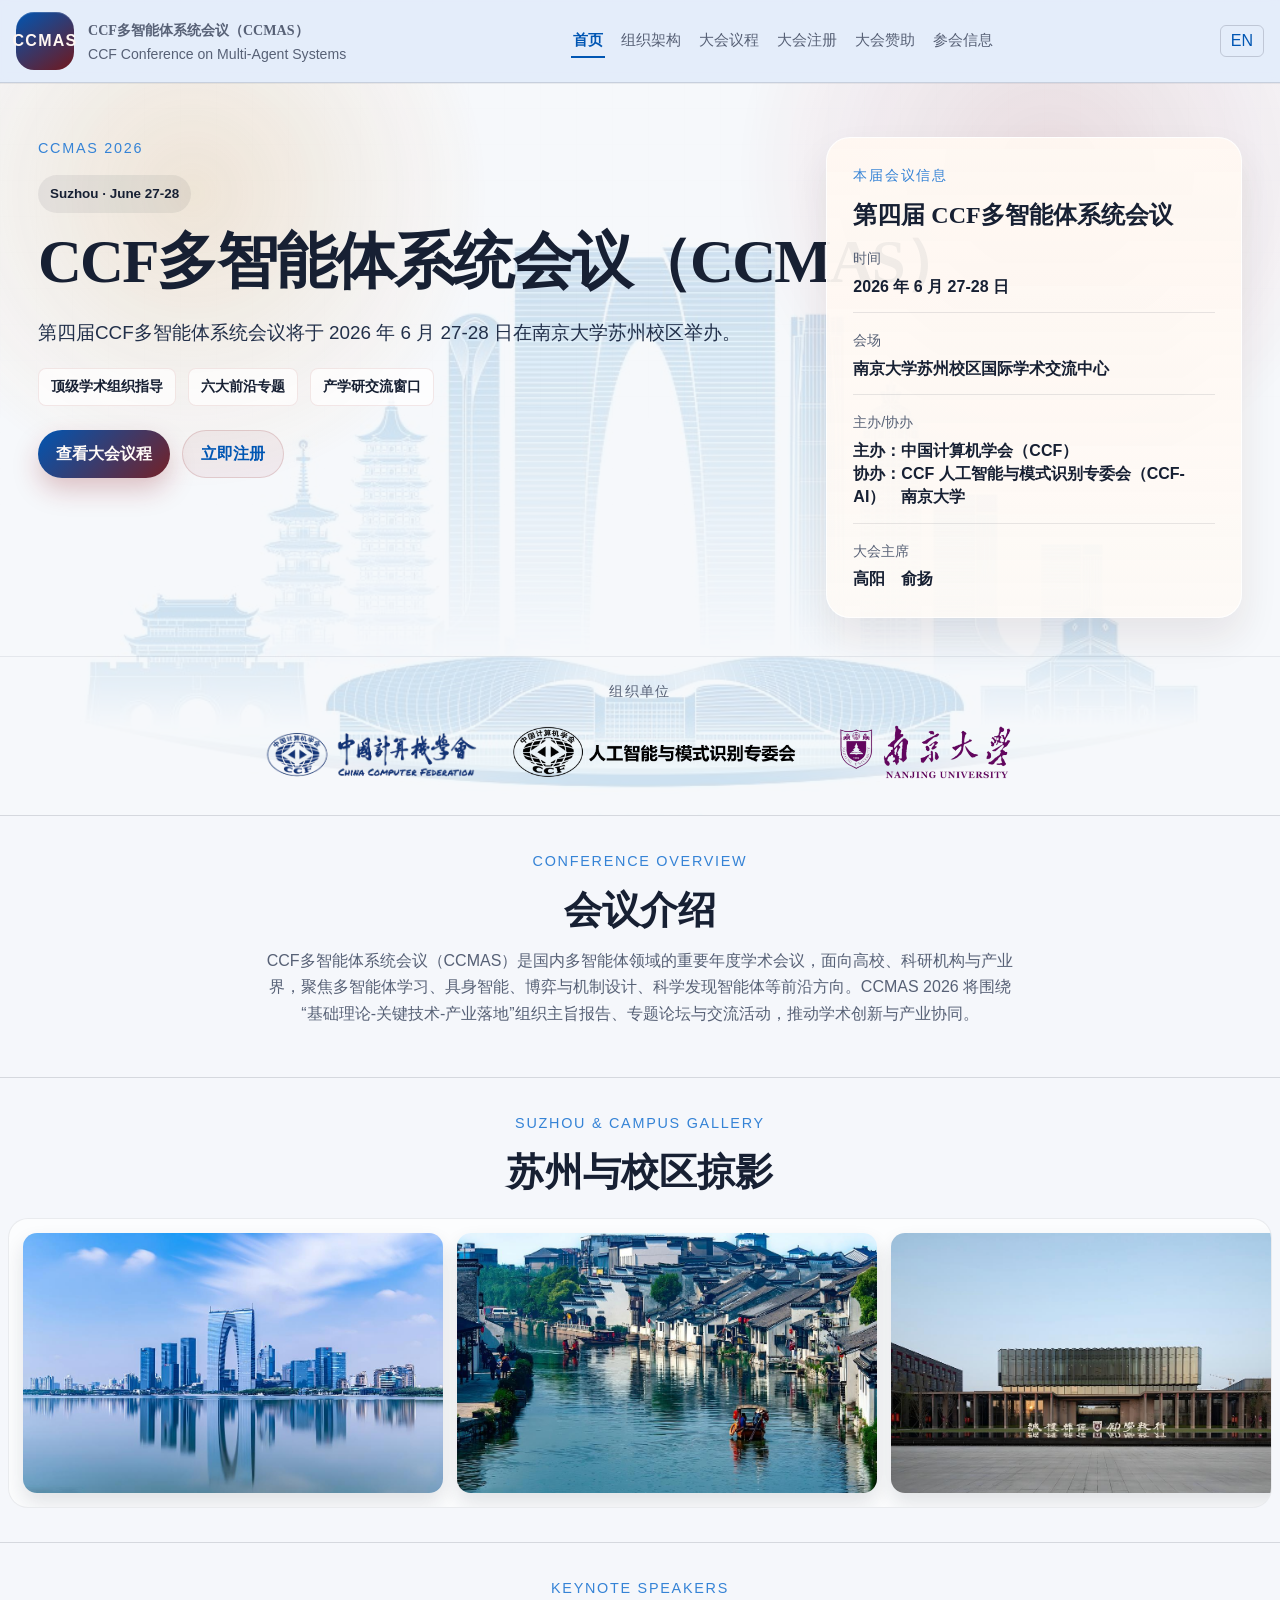
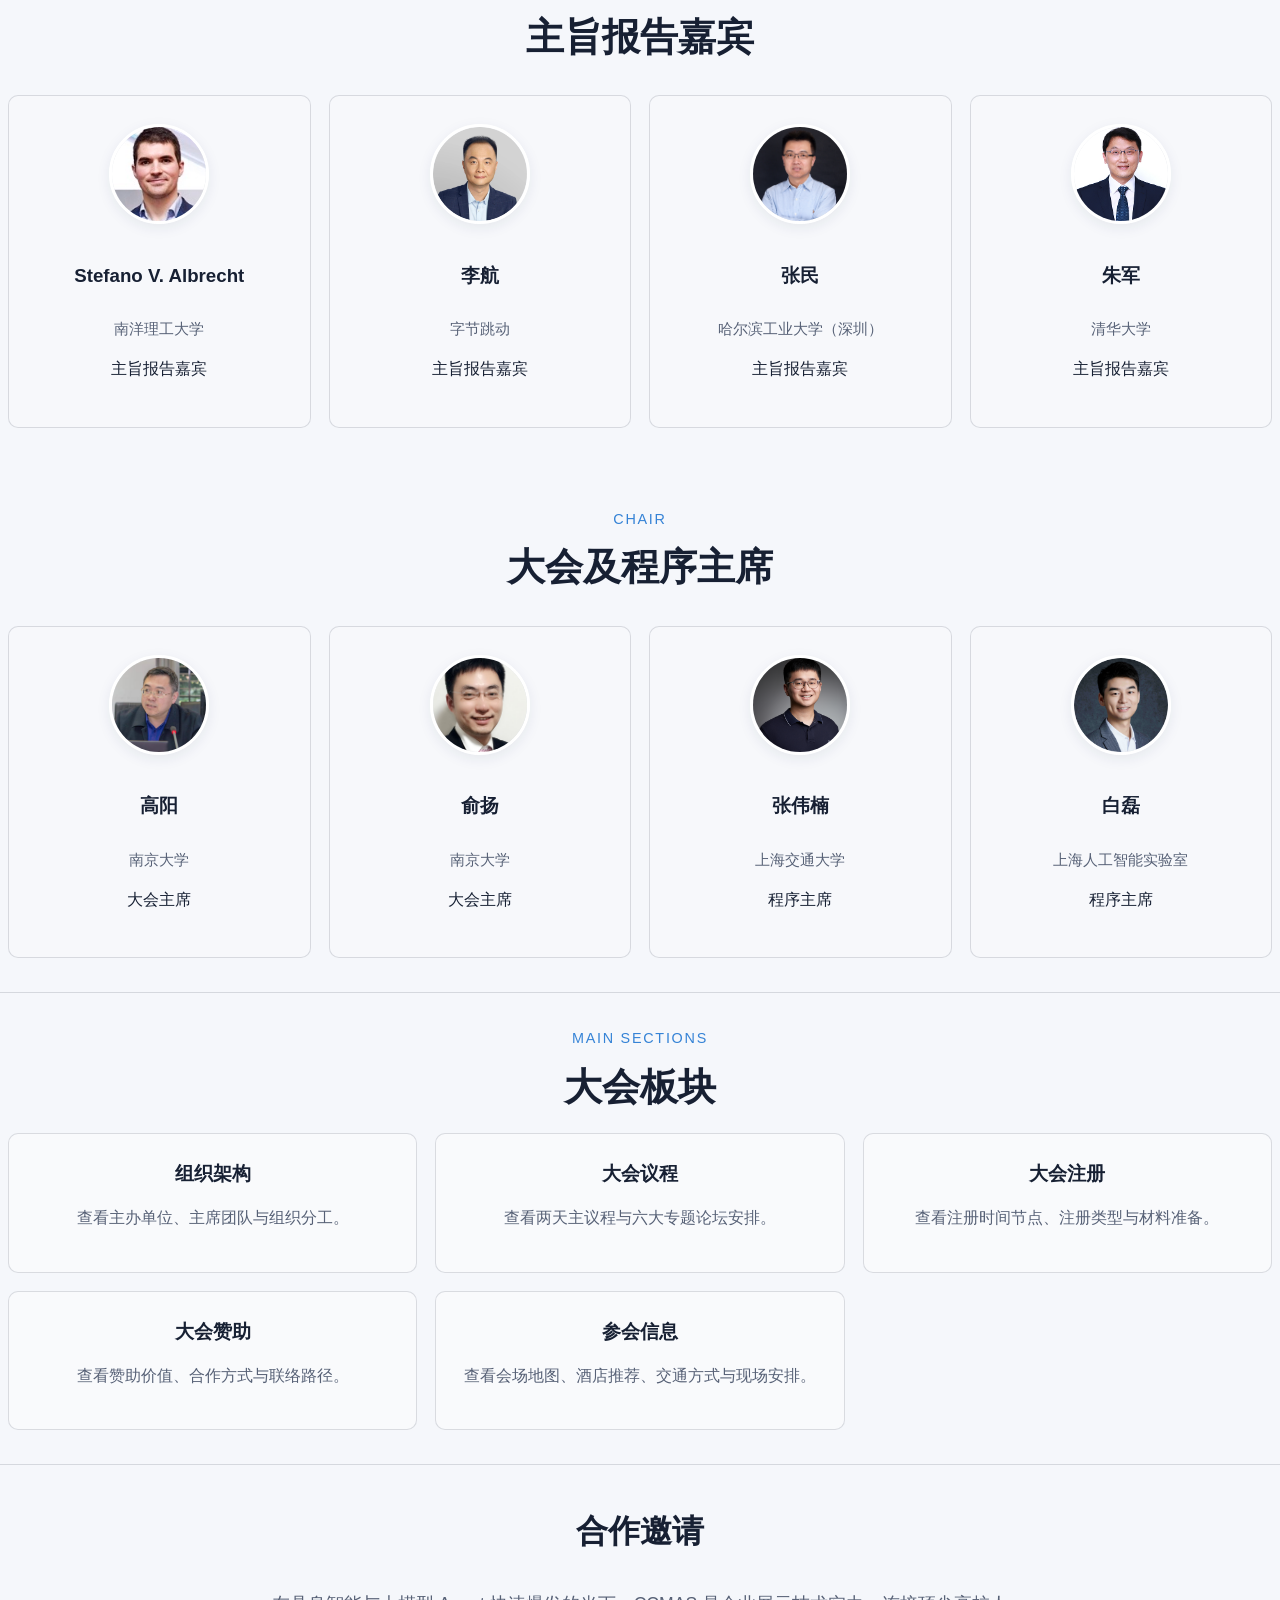
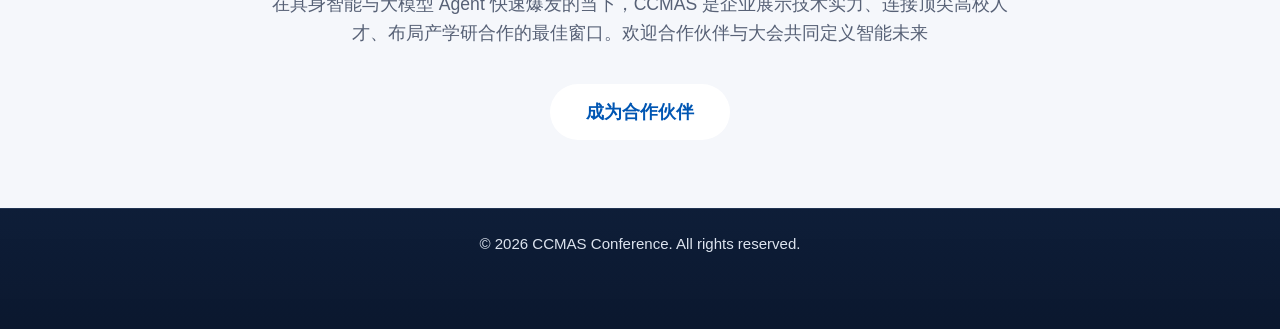
<file: index.html>
<!DOCTYPE html>
<html lang="zh-CN">

<head>
  <meta charset="utf-8">
  <meta name="viewport" content="width=device-width, initial-scale=1, maximum-scale=5, user-scalable=yes">
  <title>CCF多智能体系统会议（CCMAS 2026）</title>
  <meta id="meta-description" name="description" content="CCMAS 2026 官网首页：2026 年 6 月 27-28 日，南京大学苏州校区。">
  <script>
    (function () {
      var isEnglish = new URLSearchParams(window.location.search).get("lang") === "en";
      document.documentElement.dataset.lang = isEnglish ? "en" : "zh";
      document.documentElement.lang = isEnglish ? "en" : "zh-CN";
      if (isEnglish) {
        document.title = "CCMAS 2026 | CCF Conference on Multi-Agent Systems";
        var meta = document.getElementById("meta-description");
        if (meta) meta.setAttribute("content", "CCMAS 2026 official homepage: June 27-28, 2026 at Nanjing University Suzhou Campus.");
      }
    })();
  </script>
  <link rel="stylesheet" href="assets/styles/site.css">
</head>

<body data-title-zh="CCF多智能体系统会议（CCMAS 2026）" data-title-en="CCMAS 2026 | CCF Conference on Multi-Agent Systems"
  data-desc-zh="CCMAS 2026 官网首页：2026 年 6 月 27-28 日，南京大学苏州校区。"
  data-desc-en="CCMAS 2026 official homepage: June 27-28, 2026 at Nanjing University Suzhou Campus.">
  <div class="site-shell">

    <header class="site-header" id="top">
      <a class="brand" href="index.html" data-base-href="index.html" aria-label="CCMAS home">
        <span class="brand-mark">CCMAS</span>
        <span class="brand-text">
          <strong class="brand-title"><span class="i18n-zh"><span class="brand-title-zh"><span
                  class="brand-title-chunk">CCF多智能体系统会议</span><span
                  class="brand-title-chunk">（CCMAS）</span></span></span><span class="i18n-en">CCF Conference on
              Multi-Agent Systems (CCMAS)</span></strong>
          <span><span class="i18n-zh">CCF Conference on Multi-Agent Systems</span><span
              class="i18n-en">CCF多智能体系统会议</span></span>
        </span>
      </a>

      <nav class="nav-links" aria-label="Primary navigation">
        <a href="index.html" data-base-href="index.html" aria-current="page"><span class="i18n-zh">首页</span><span
            class="i18n-en">Home</span></a>
        <a href="organization.html" data-base-href="organization.html"><span class="i18n-zh">组织架构</span><span
            class="i18n-en">Committee</span></a>
        <a href="topics.html" data-base-href="topics.html"><span class="i18n-zh">大会议程</span><span
            class="i18n-en">Program</span></a>
        <a href="registration.html" data-base-href="registration.html"><span class="i18n-zh">大会注册</span><span
            class="i18n-en">Registration</span></a>
        <a href="contact.html" data-base-href="contact.html"><span class="i18n-zh">大会赞助</span><span
            class="i18n-en">Sponsorship</span></a>
        <a href="attend.html" data-base-href="attend.html"><span class="i18n-zh">参会信息</span><span
            class="i18n-en">Attending</span></a>
      </nav>

      <button class="lang-link lang-toggle" id="lang-toggle" type="button" data-label-zh="Switch to English"
        data-label-en="切换到中文" aria-label="Switch to English">
        <span class="i18n-zh">EN</span>
        <span class="i18n-en">中文</span>
      </button>
    </header>

    <main>
      <section class="hero section has-bg">
        <div class="hero-bg-placeholder"
          style="background-image: url('assets/images/bg-suzhou.jpg'); background-size: cover; background-position: center 30%; opacity: 0.16;"
          aria-label="南京大学苏州校区全景图"></div>
        <div class="hero-content-wrapper">
          <div class="hero-grid">
            <div class="hero-copy" data-reveal>
              <p class="eyebrow"><span class="i18n-zh">CCMAS 2026</span><span class="i18n-en">CCMAS 2026</span></p>
              <div class="draft-tag"><span class="i18n-zh">Suzhou · June 27-28</span><span class="i18n-en">Suzhou · June
                  27-28</span></div>
              <h1 class="hero-title">
                <!-- 中文部分保持不变 -->
                <span class="i18n-zh">
                  <span class="hero-title-zh">
                    <span class="hero-title-chunk">CCF多智能体系统会议（CCMAS）</span>
                  </span>
                </span>

                <!-- 英文部分修改如下 -->
                <span class="i18n-en">
                  CCF Conference on Multi-Agent Systems
                  <br>
                  <span class="hero-title-abbr">(CCMAS)</span>
                </span>
              </h1>
              <p class="hero-subtitle"><span class="i18n-zh">第四届CCF多智能体系统会议将于 2026 年 6 月 27-28 日在南京大学苏州校区举办。</span><span
                  class="i18n-en">The 4th CCF Conference on Multi-Agent Systems will be held on June 27-28, 2026 at
                  Nanjing University Suzhou Campus.</span></p>

              <div class="hero-features">
                <span class="feature-tag"><span class="i18n-zh">顶级学术组织指导</span><span class="i18n-en">Top Academic
                    Guidance</span></span>
                <span class="feature-tag"><span class="i18n-zh">六大前沿专题</span><span class="i18n-en">6 Frontier
                    Tracks</span></span>
                <span class="feature-tag"><span class="i18n-zh">产学研交流窗口</span><span class="i18n-en">Industry-Academia
                    Bridge</span></span>
              </div>

              <div class="button-row">
                <a href="topics.html" data-base-href="topics.html" class="button button-primary"><span
                    class="i18n-zh">查看大会议程</span><span class="i18n-en">View Program</span></a>
                <a href="https://ccf.org.cn/ccmas2026" data-base-href="https://ccf.org.cn/ccmas2026" target="_blank" class="button button-secondary"><span
                    class="i18n-zh">立即注册</span><span class="i18n-en">Registration</span></a>
              </div>
            </div>

            <aside class="hero-panel" data-reveal>
              <p class="panel-kicker"><span class="i18n-zh">本届会议信息</span><span class="i18n-en">Current Edition</span>
              </p>
              <h2><span class="i18n-zh">第四届 CCF多智能体系统会议</span><span class="i18n-en">The 4th CCF Conference on
                  Multi-Agent Systems</span></h2>
              <dl class="fact-list">
                <div class="fact-item">
                  <dt><span class="i18n-zh">时间</span><span class="i18n-en">Date</span></dt>
                  <dd><span class="i18n-zh">2026 年 6 月 27-28 日</span><span class="i18n-en">June 27-28, 2026</span></dd>
                </div>
                <div class="fact-item">
                  <dt><span class="i18n-zh">会场</span><span class="i18n-en">Venue</span></dt>
                  <dd><span class="i18n-zh">南京大学苏州校区国际学术交流中心</span><span class="i18n-en">Nanjing University Suzhou
                      Campus
                      International Academic Exchange Center</span></dd>
                </div>
                <div class="fact-item">
                  <dt><span class="i18n-zh">主办/协办</span><span class="i18n-en">Host/Co-organizers</span></dt>
                  <dd><span class="i18n-zh">主办：中国计算机学会（CCF）<br>协办：CCF 人工智能与模式识别专委会（CCF-AI）&emsp;南京大学</span><span
                      class="i18n-en">Host: China Computer Federation (CCF)<br>Co-organizers: CCF
                      Artificial Intelligence &amp; Pattern Recognition (CCF-AI)&emsp;Nanjing
                      University</span>
                  </dd>
                </div>
                <div class="fact-item">
                  <dt><span class="i18n-zh">大会主席</span><span class="i18n-en">General Chair</span></dt>
                  <dd><span class="i18n-zh">高阳&emsp;俞扬</span><span class="i18n-en">Yang
                      Gao&emsp;Yang Yu</span></dd>
                </div>
              </dl>
            </aside>
          </div>
        </div>

        <div class="logo-wall-section" data-reveal>
          <p class="logo-wall-title"><span class="i18n-zh">组织单位</span><span class="i18n-en">Organizers</span></p>
          <div class="logo-wall">
            <img src="assets/images/logo-ccf.png" alt="CCF" height="60">
            <img src="assets/images/logo-ccf-tcaipr.png" alt="CCF TCAIPR" height="60">
            <img src="assets/images/logo-nju.png" alt="南京大学" height="60">
          </div>
        </div>
      </section>

      <section class="section">
        <div class="section-heading text-center" data-reveal>
          <p class="section-kicker"><span class="i18n-zh">Conference Overview</span><span class="i18n-en">Conference
              Overview</span></p>
          <h2 class="section-title"><span class="i18n-zh">会议介绍</span><span class="i18n-en">About CCMAS 2026</span></h2>
          <p class="section-intro"><span
              class="i18n-zh">CCF多智能体系统会议（CCMAS）是国内多智能体领域的重要年度学术会议，面向高校、科研机构与产业界，聚焦多智能体学习、具身智能、博弈与机制设计、科学发现智能体等前沿方向。CCMAS
              2026 将围绕“基础理论-关键技术-产业落地”组织主旨报告、专题论坛与交流活动，推动学术创新与产业协同。</span><span class="i18n-en">The CCF Conference on
              Multi-Agent Systems (CCMAS) is a key annual event for the
              domestic MAS community, connecting academia, research institutes, and industry. CCMAS 2026 focuses on
              frontier areas including multi-agent learning, embodied intelligence, game theory and mechanism design,
              and agent-driven scientific discovery, with a program spanning keynotes, thematic forums, and networking
              sessions.</span></p>
        </div>
      </section>

      <section class="section">
        <div class="section-heading text-center" data-reveal>
          <p class="section-kicker"><span class="i18n-zh">Suzhou & Campus Gallery</span><span class="i18n-en">Suzhou
              & Campus Gallery</span></p>
          <h2 class="section-title"><span class="i18n-zh">苏州与校区掠影</span><span class="i18n-en">Suzhou and Campus
              Scenes</span></h2>
        </div>
        <div class="photo-marquee" data-reveal>
          <div class="photo-track" data-photo-track>
            <img src="assets/images/gallery-01.jpg" alt="苏州与校区滚动照片 1" loading="lazy">
            <img src="assets/images/gallery-02.jpg" alt="苏州与校区滚动照片 2" loading="lazy">
            <img src="assets/images/gallery-03.jpg" alt="苏州与校区滚动照片 3" loading="lazy">
            <img src="assets/images/gallery-04.jpg" alt="苏州与校区滚动照片 4" loading="lazy">
            <img src="assets/images/gallery-05.jpg" alt="苏州与校区滚动照片 5" loading="lazy">
            <img src="assets/images/gallery-06.jpg" alt="苏州与校区滚动照片 6" loading="lazy">
          </div>
        </div>
      </section>

      <section class="section">
        <div class="section-heading text-center" data-reveal>
          <p class="section-kicker"><span class="i18n-zh">Keynote Speakers</span><span class="i18n-en">Keynote
              Speakers</span></p>
          <h2 class="section-title"><span class="i18n-zh">主旨报告嘉宾</span><span class="i18n-en">Keynote Speakers</span>
          </h2>
        </div>
        <div class="grid grid-4 guests-grid">
          <div class="guest-card" data-reveal>
            <div class="avatar-placeholder"><img src="assets/images/speakers/stefano.jpg" alt="Stefano V. Albrecht">
            </div>
            <h3 class="guest-name"><span class="i18n-zh">Stefano V. Albrecht</span><span class="i18n-en">Stefano V.
                Albrecht</span></h3>
            <p class="guest-affiliation"><span class="i18n-zh">南洋理工大学</span><span class="i18n-en">Nanyang Technological
                University</span></p>
            <p class="guest-title"><span class="i18n-zh">主旨报告嘉宾</span><span class="i18n-en">Keynote Speaker</span></p>
          </div>
          <div class="guest-card" data-reveal>
            <div class="avatar-placeholder"><img src="assets/images/speakers/lihang.jpg" alt="李航"></div>
            <h3 class="guest-name"><span class="i18n-zh">李航</span><span class="i18n-en">Hang Li</span></h3>
            <p class="guest-affiliation"><span class="i18n-zh">字节跳动</span><span class="i18n-en">ByteDance</span>
            </p>
            <p class="guest-title"><span class="i18n-zh">主旨报告嘉宾</span><span class="i18n-en">Keynote Speaker</span></p>
          </div>
          <div class="guest-card" data-reveal>
            <div class="avatar-placeholder"><img src="assets/images/speakers/zhangmin.jpg" alt="张民"></div>
            <h3 class="guest-name"><span class="i18n-zh">张民</span><span class="i18n-en">Min Zhang</span></h3>
            <p class="guest-affiliation"><span class="i18n-zh">哈尔滨工业大学（深圳）</span><span class="i18n-en">Harbin Institute
                of Technology, Shenzhen</span>
            </p>
            <p class="guest-title"><span class="i18n-zh">主旨报告嘉宾</span><span class="i18n-en">Keynote Speaker</span></p>
          </div>
          <div class="guest-card" data-reveal>
            <div class="avatar-placeholder"><img src="assets/images/speakers/zhujun.jpg" alt="朱军"></div>
            <h3 class="guest-name"><span class="i18n-zh">朱军</span><span class="i18n-en">Jun Zhu</span></h3>
            <p class="guest-affiliation"><span class="i18n-zh">清华大学</span><span class="i18n-en">Tsinghua University</span>
            </p>
            <p class="guest-title"><span class="i18n-zh">主旨报告嘉宾</span><span class="i18n-en">Keynote Speaker</span></p>
          </div>
        </div>

        <div class="section-heading text-center" style="margin-top: 5rem;" data-reveal>
          <p class="section-kicker"><span class="i18n-zh">Chair</span><span class="i18n-en">Chair</span></p>
          <h2 class="section-title"><span class="i18n-zh">大会及程序主席</span><span class="i18n-en">General & Program
              Chair</span></h2>
        </div>
        <div class="grid grid-4 guests-grid">
          <div class="guest-card" data-reveal>
            <div class="avatar-placeholder"><img src="assets/images/speakers/gaoyang.jpg" alt="高阳"></div>
            <h3 class="guest-name"><span class="i18n-zh">高阳</span><span class="i18n-en">Yang Gao</span></h3>
            <p class="guest-affiliation"><span class="i18n-zh">南京大学</span><span class="i18n-en">Nanjing
                University</span>
            </p>
            <p class="guest-title"><span class="i18n-zh">大会主席</span><span class="i18n-en">General Chair</span></p>
          </div>
          <div class="guest-card" data-reveal>
            <div class="avatar-placeholder"><img src="assets/images/speakers/yuyang.jpg" alt="俞扬"></div>
            <h3 class="guest-name"><span class="i18n-zh">俞扬</span><span class="i18n-en">Yang Yu</span></h3>
            <p class="guest-affiliation"><span class="i18n-zh">南京大学</span><span class="i18n-en">Nanjing
                University</span>
            </p>
            <p class="guest-title"><span class="i18n-zh">大会主席</span><span class="i18n-en">General Chair</span></p>
          </div>
          <div class="guest-card" data-reveal>
            <div class="avatar-placeholder"><img src="assets/images/speakers/zhangweinan.jpg" alt="张伟楠"></div>
            <h3 class="guest-name"><span class="i18n-zh">张伟楠</span><span class="i18n-en">Weinan Zhang</span></h3>
            <p class="guest-affiliation"><span class="i18n-zh">上海交通大学</span><span class="i18n-en">Shanghai Jiao Tong
                University</span></p>
            <p class="guest-title"><span class="i18n-zh">程序主席</span><span class="i18n-en">Program Chair</span></p>
          </div>
          <div class="guest-card" data-reveal>
            <div class="avatar-placeholder"><img src="assets/images/speakers/bailei.jpg" alt="白磊"></div>
            <h3 class="guest-name"><span class="i18n-zh">白磊</span><span class="i18n-en">Lei Bai</span></h3>
            <p class="guest-affiliation"><span class="i18n-zh">上海人工智能实验室</span><span class="i18n-en">Shanghai AI
                Laboratory</span></p>
            <p class="guest-title"><span class="i18n-zh">程序主席</span><span class="i18n-en">Program Chair</span></p>
          </div>
        </div>
      </section>

      <section class="section">
        <div class="section-heading text-center" data-reveal>
          <p class="section-kicker"><span class="i18n-zh">Main Sections</span><span class="i18n-en">Main Sections</span>
          </p>
          <h2 class="section-title"><span class="i18n-zh">大会板块</span><span class="i18n-en">Conference Sections</span>
          </h2>
        </div>
        <div class="grid grid-3 portal-grid">
          <a class="card portal-card" href="organization.html" data-base-href="organization.html">
            <h3><span class="i18n-zh">组织架构</span><span class="i18n-en">Committee</span></h3>
            <p><span class="i18n-zh">查看主办单位、主席团队与组织分工。</span><span class="i18n-en">Hosts, chairs, and committee
                structure.</span></p>
          </a>
          <a class="card portal-card" href="topics.html" data-base-href="topics.html">
            <h3><span class="i18n-zh">大会议程</span><span class="i18n-en">Program</span></h3>
            <p><span class="i18n-zh">查看两天主议程与六大专题论坛安排。</span><span class="i18n-en">Two-day agenda and six thematic
                tracks.</span></p>
          </a>
          <a class="card portal-card" href="https://ccf.org.cn/ccmas2026" data-base-href="https://ccf.org.cn/ccmas2026" target="_blank">
            <h3><span class="i18n-zh">大会注册</span><span class="i18n-en">Registration</span></h3>
            <p><span class="i18n-zh">查看注册时间节点、注册类型与材料准备。</span><span class="i18n-en">Timeline, categories, and required
                materials.</span></p>
          </a>
          <a class="card portal-card" href="contact.html" data-base-href="contact.html">
            <h3><span class="i18n-zh">大会赞助</span><span class="i18n-en">Sponsorship</span></h3>
            <p><span class="i18n-zh">查看赞助价值、合作方式与联络路径。</span><span class="i18n-en">Sponsorship value, packages, and
                contact channels.</span></p>
          </a>
          <a class="card portal-card" href="attend.html" data-base-href="attend.html">
            <h3><span class="i18n-zh">参会信息</span><span class="i18n-en">Attending</span></h3>
            <p><span class="i18n-zh">查看会场地图、酒店推荐、交通方式与现场安排。</span><span class="i18n-en">Venue map, hotels,
                transportation, and on-site guidance.</span></p>
          </a>
        </div>
      </section>

      <section class="section cta-section" data-reveal>
        <div class="cta-content">
          <h3><span class="i18n-zh">合作邀请</span><span class="i18n-en">Partnerships</span></h3>
          <p><span class="i18n-zh">在具身智能与大模型 Agent 快速爆发的当下，CCMAS
              是企业展示技术实力、连接顶尖高校人才、布局产学研合作的最佳窗口。欢迎合作伙伴与大会共同定义智能未来</span><span class="i18n-en">At a moment when embodied
              intelligence and LLM-based agents are accelerating rapidly, CCMAS offers a strong window for companies to
              showcase technology, connect with top academic talent, and build research-industry collaboration. Partners
              are warmly invited to help define the intelligent future together</span></p>
          <a href="contact.html" data-base-href="contact.html" class="button button-cta"><span
              class="i18n-zh">成为合作伙伴</span><span class="i18n-en">Become a Sponsor</span></a>
        </div>
      </section>
    </main>

    <footer class="site-footer">
      <p><span class="i18n-zh">© 2026 CCMAS Conference. All rights reserved.</span><span class="i18n-en">© 2026
          CCMAS Conference. All rights reserved.</span></p>
    </footer>
  </div>

  <script src="assets/scripts/site.js" defer></script>
</body>

</html>
</file>
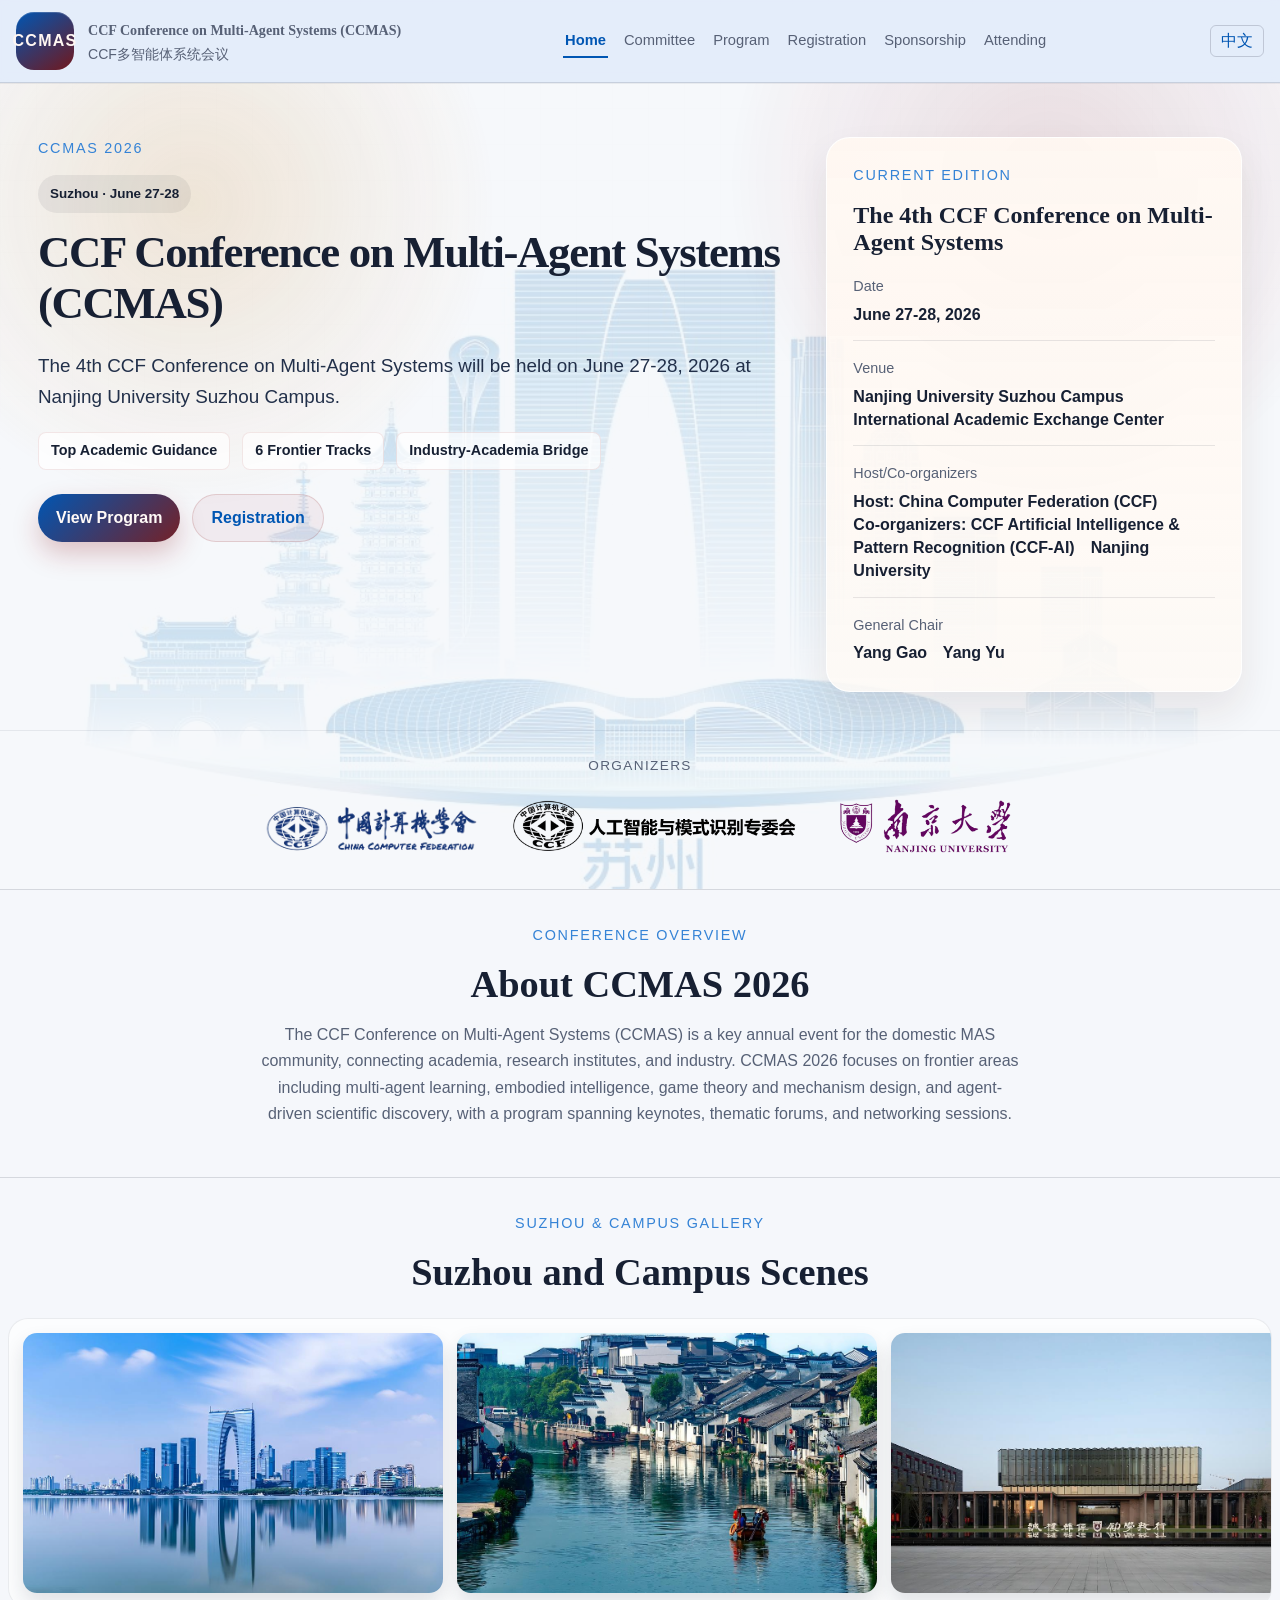
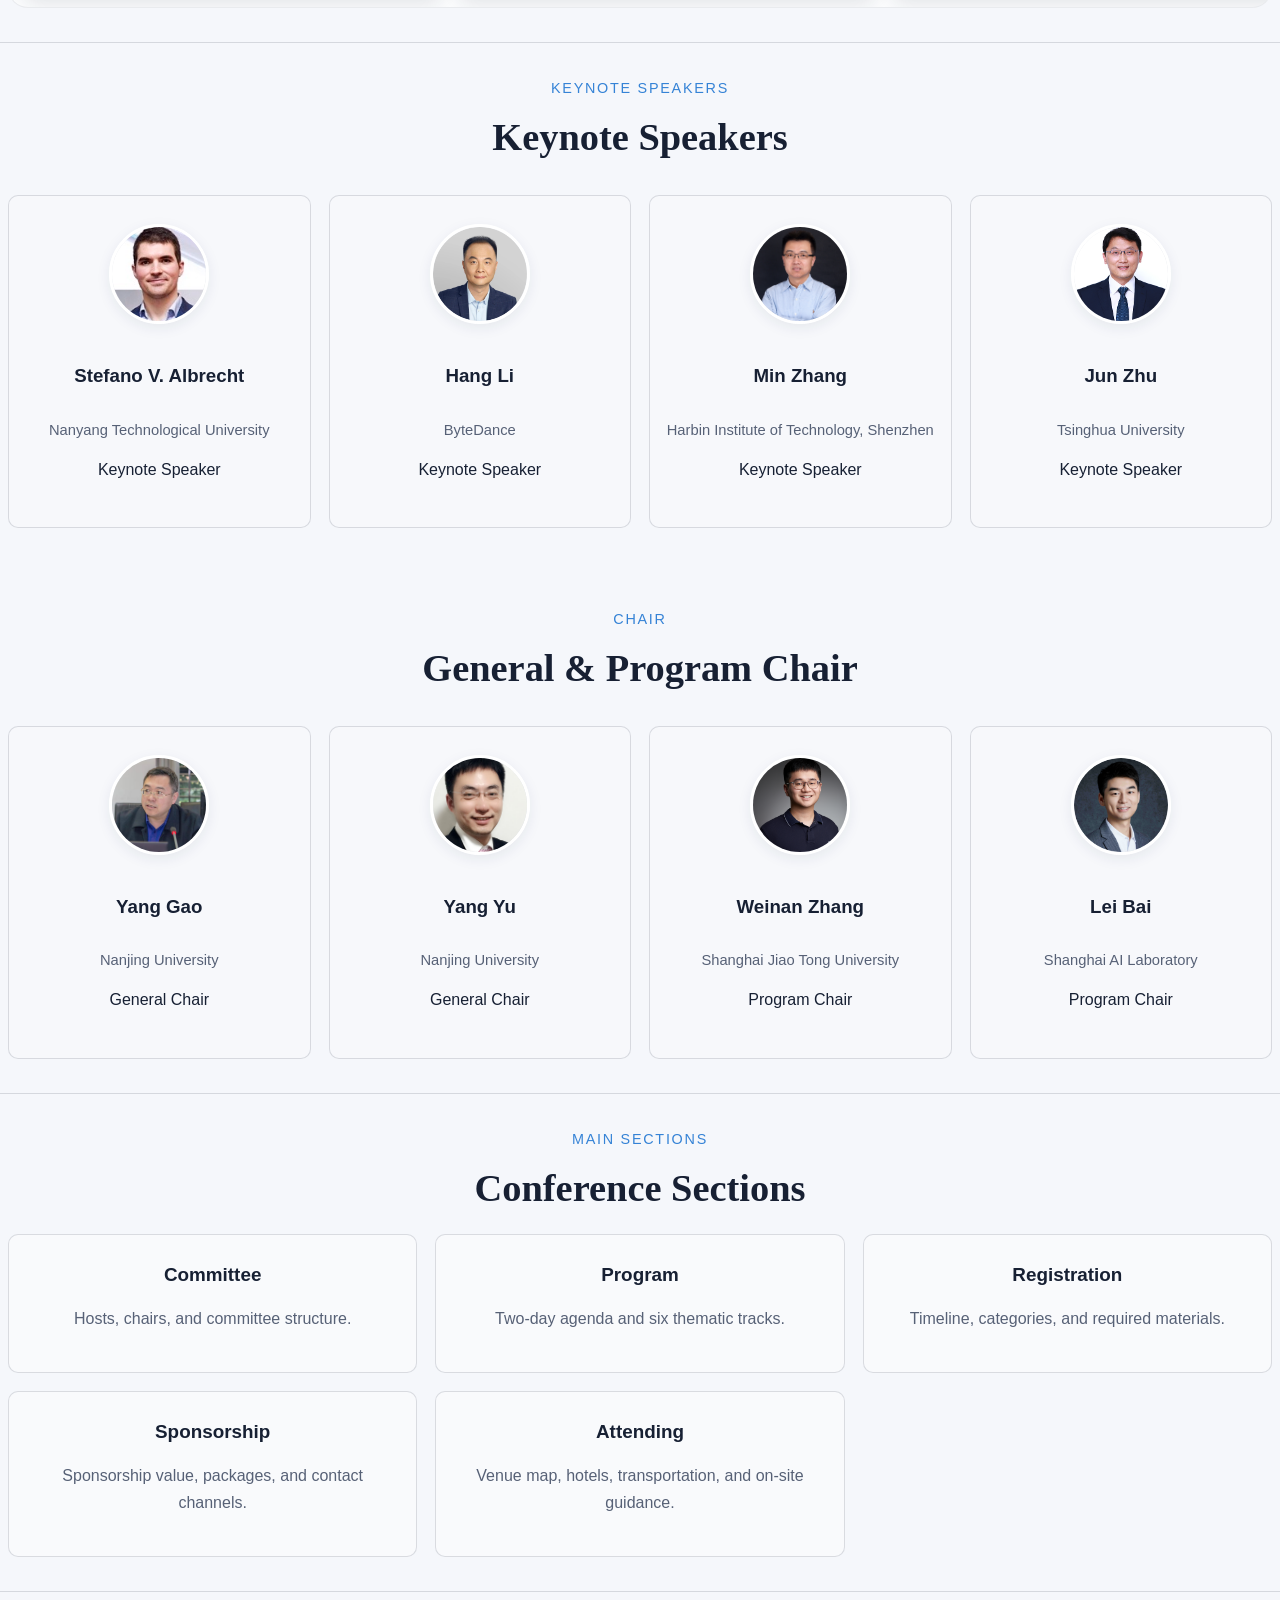
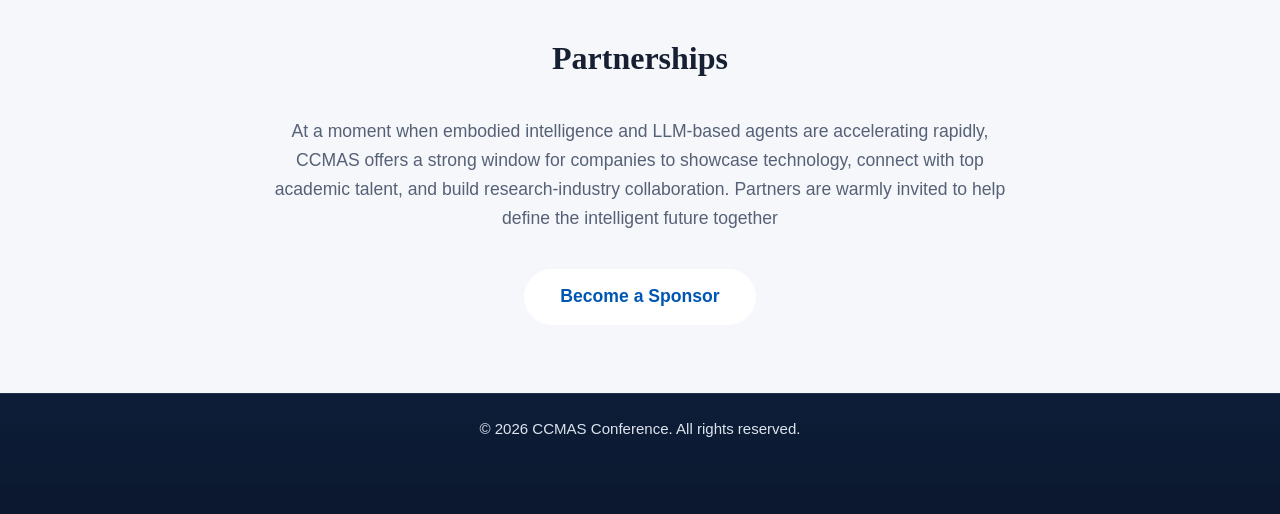
<file: en/index.html>
<!DOCTYPE html>
<html lang="en">
<head>
  <meta charset="utf-8">
  <meta http-equiv="refresh" content="0; url=../index.html?lang=en">
  <title>Redirecting to CCMAS</title>
  <script>
    window.location.replace("../index.html?lang=en");
  </script>
</head>
<body>
  <p>Redirecting to the bilingual CCMAS homepage...</p>
</body>
</html>
</file>
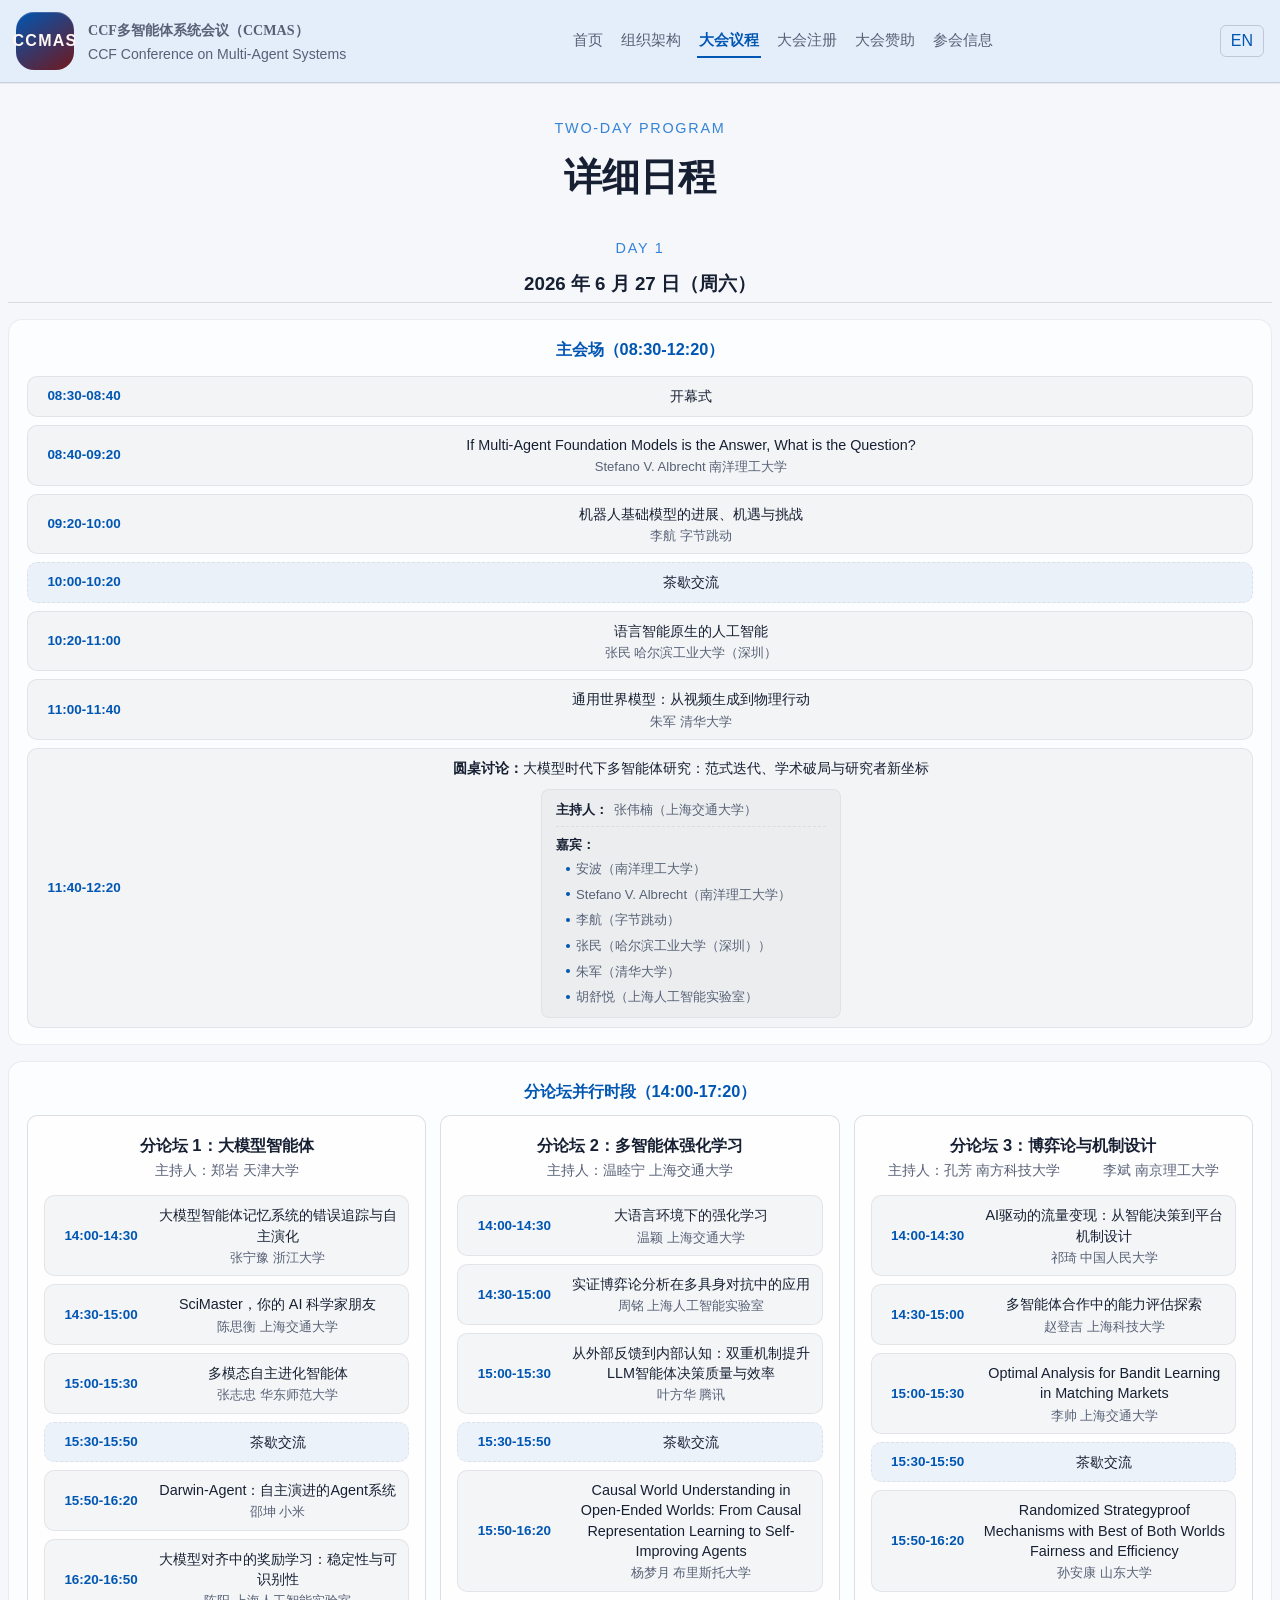
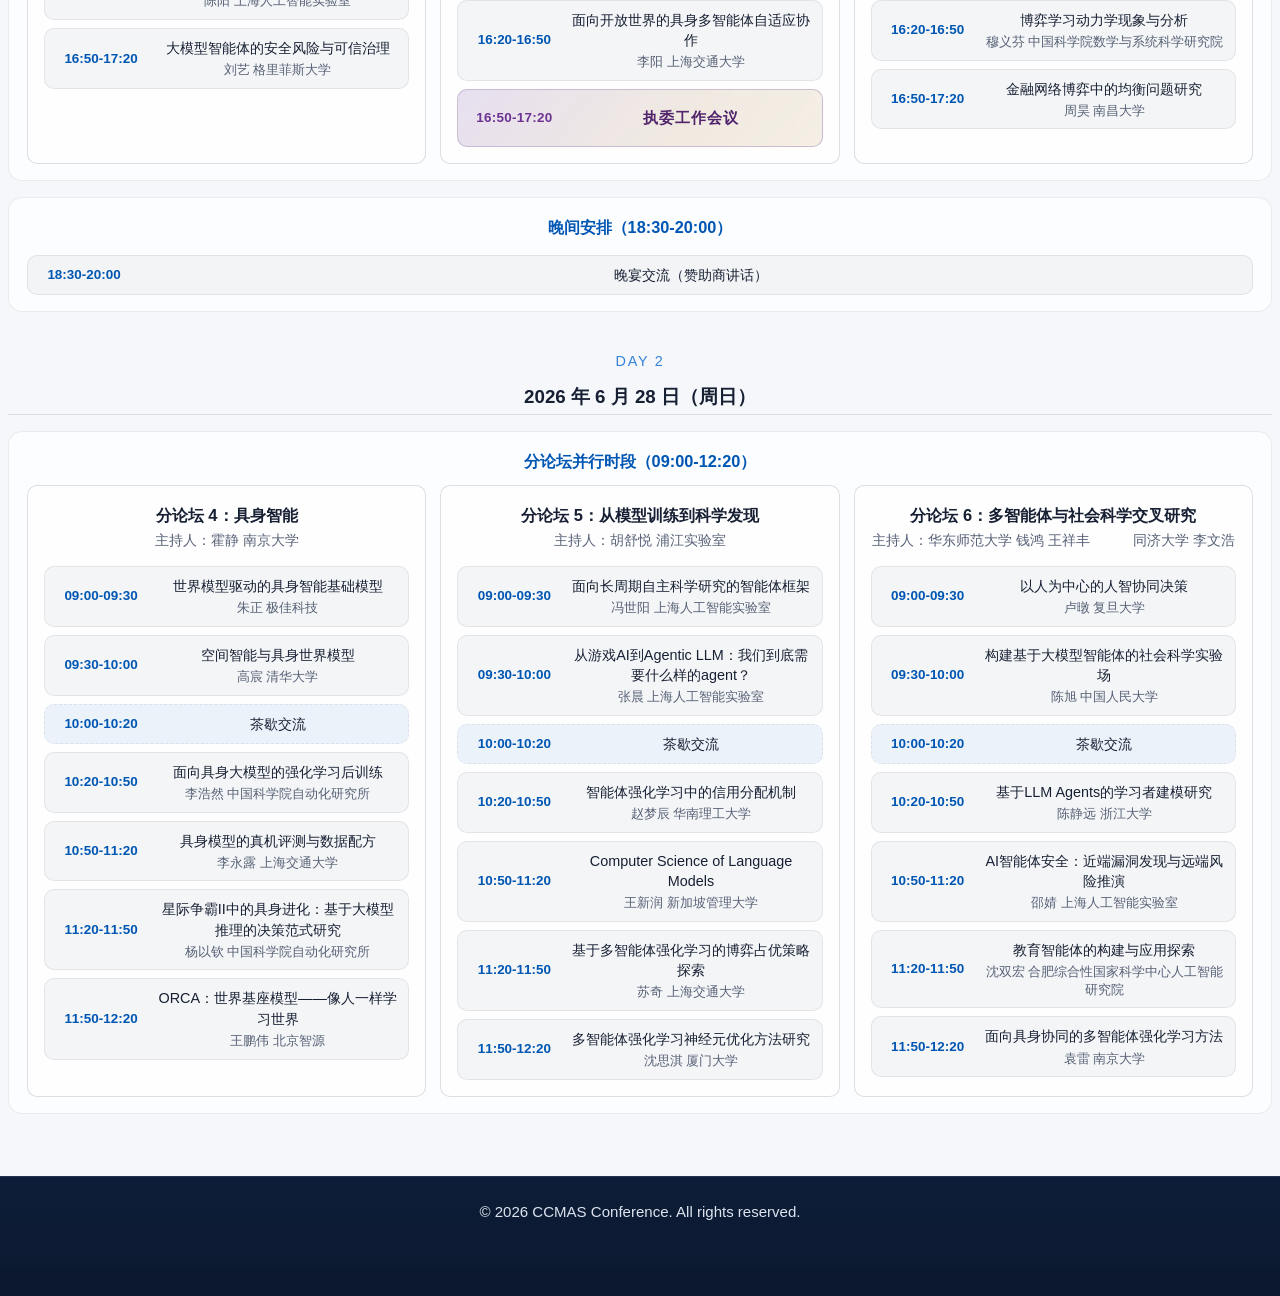
<file: about.html>
<!DOCTYPE html>
<html lang="zh-CN">
<head>
  <meta charset="utf-8">
  <meta http-equiv="refresh" content="0; url=topics.html">
  <title>页面跳转 | CCMAS 2026</title>
  <script>window.location.replace("topics.html" + (location.search || ""));</script>
</head>
<body>
  <p>Redirecting to Program page...</p>
</body>
</html>
</file>
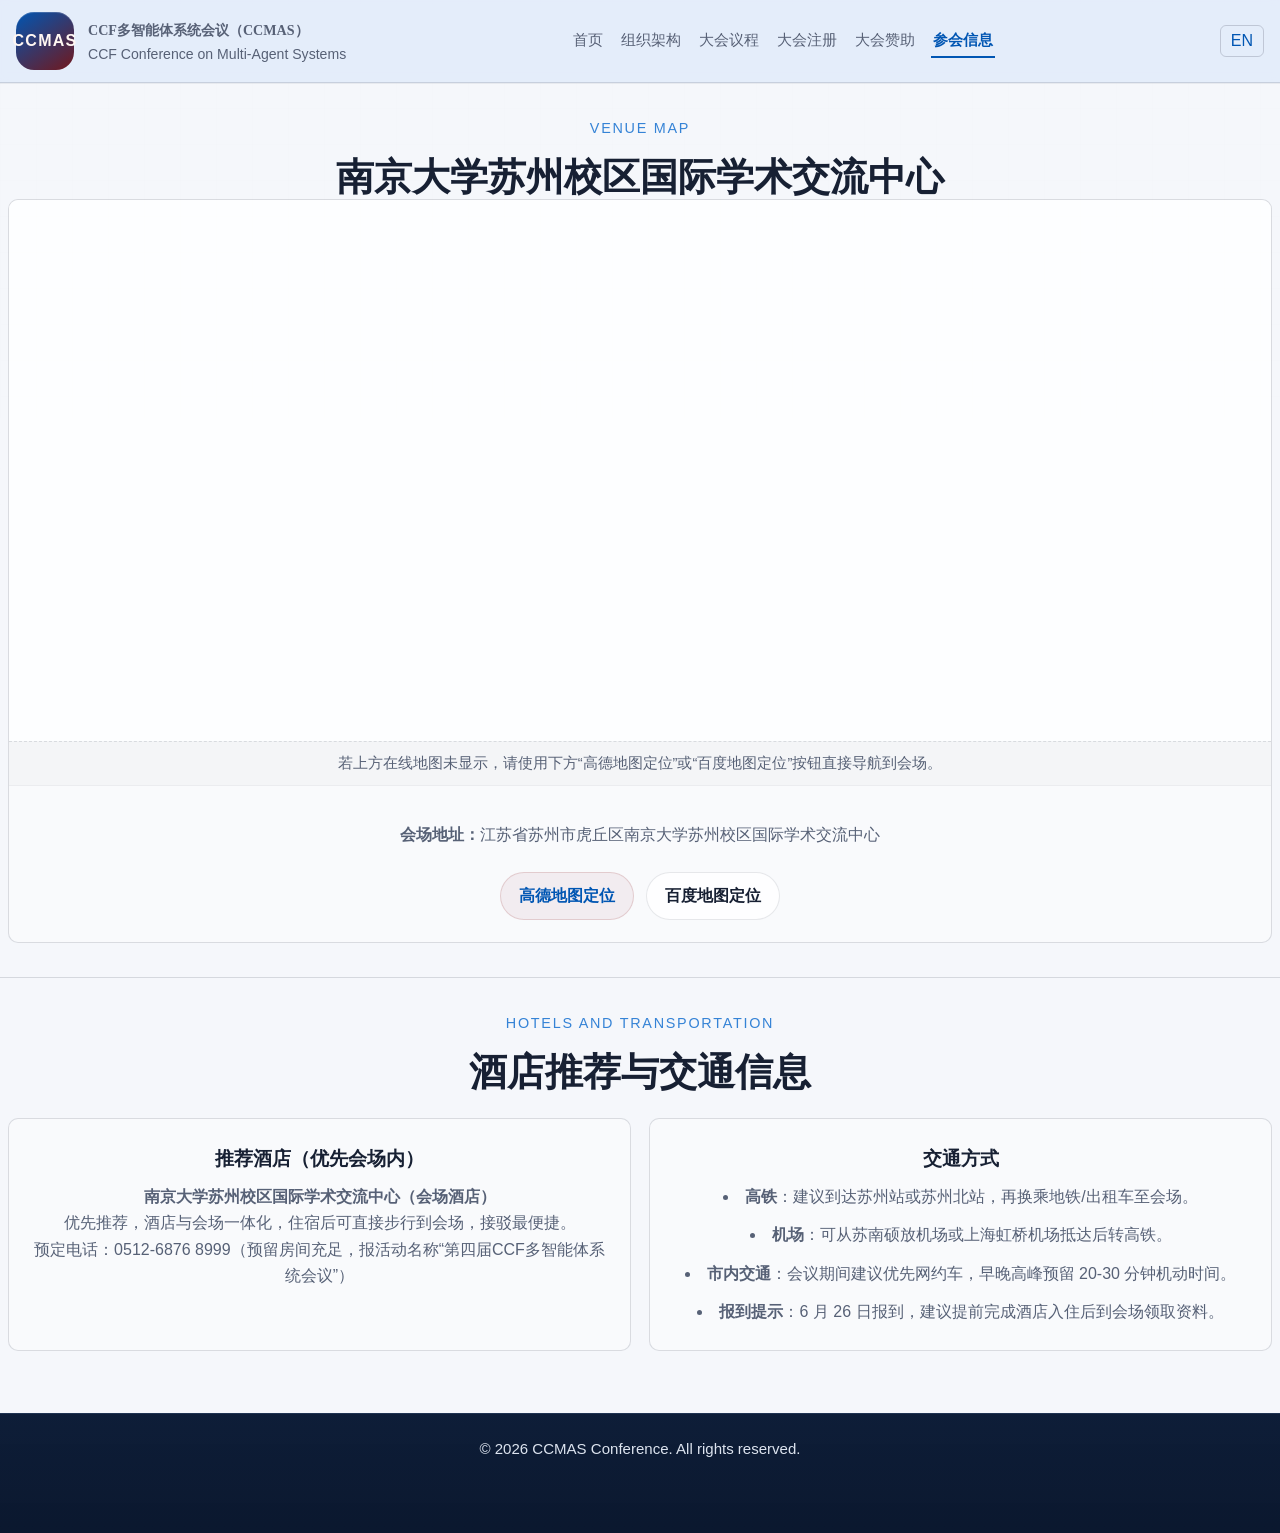
<file: attend.html>
<!DOCTYPE html>
<html lang="zh-CN">

<head>
  <meta charset="utf-8">
  <meta name="viewport" content="width=device-width, initial-scale=1, maximum-scale=5, user-scalable=yes">
  <title>参会信息 | CCF多智能体系统会议（CCMAS 2026）</title>
  <meta id="meta-description" name="description" content="CCMAS 2026 参会信息：会场地图、酒店推荐与交通指南。">
  <script>
    (function () {
      var isEnglish = new URLSearchParams(window.location.search).get("lang") === "en";
      document.documentElement.dataset.lang = isEnglish ? "en" : "zh";
      document.documentElement.lang = isEnglish ? "en" : "zh-CN";
      if (isEnglish) {
        document.title = "Attending | CCF Conference on Multi-Agent Systems (CCMAS 2026)";
        var meta = document.getElementById("meta-description");
        if (meta) meta.setAttribute("content", "CCMAS 2026 attending guide: venue map, hotels, and transport information.");
      }
    })();
  </script>
  <link rel="stylesheet" href="assets/styles/site.css">
</head>

<body data-title-zh="参会信息 | CCF多智能体系统会议（CCMAS 2026）"
  data-title-en="Attending | CCF Conference on Multi-Agent Systems (CCMAS 2026)"
  data-desc-zh="CCMAS 2026 参会信息：会场地图、酒店推荐与交通指南。"
  data-desc-en="CCMAS 2026 attending guide: venue map, hotels, and transport information.">
  <div class="site-shell">

    <header class="site-header" id="top">
      <a class="brand" href="index.html" data-base-href="index.html" aria-label="CCMAS home">
        <span class="brand-mark">CCMAS</span>
        <span class="brand-text">
          <strong class="brand-title"><span class="i18n-zh"><span class="brand-title-zh"><span
                  class="brand-title-chunk">CCF多智能体系统</span><span
                  class="brand-title-chunk">会议（CCMAS）</span></span></span><span class="i18n-en">CCF Conference on
              Multi-Agent Systems (CCMAS)</span></strong>
          <span><span class="i18n-zh">CCF Conference on Multi-Agent Systems</span><span
              class="i18n-en">CCF多智能体系统会议</span></span>
        </span>
      </a>

      <nav class="nav-links" aria-label="Primary navigation">
        <a href="index.html" data-base-href="index.html"><span class="i18n-zh">首页</span><span
            class="i18n-en">Home</span></a>
        <a href="organization.html" data-base-href="organization.html"><span class="i18n-zh">组织架构</span><span
            class="i18n-en">Committee</span></a>
        <a href="topics.html" data-base-href="topics.html"><span class="i18n-zh">大会议程</span><span
            class="i18n-en">Program</span></a>
        <a href="registration.html" data-base-href="registration.html"><span class="i18n-zh">大会注册</span><span
            class="i18n-en">Registration</span></a>
        <a href="contact.html" data-base-href="contact.html"><span class="i18n-zh">大会赞助</span><span
            class="i18n-en">Sponsorship</span></a>
        <a href="attend.html" data-base-href="attend.html" aria-current="page"><span class="i18n-zh">参会信息</span><span
            class="i18n-en">Attending</span></a>
      </nav>

      <button class="lang-link lang-toggle" id="lang-toggle" type="button" data-label-zh="Switch to English"
        data-label-en="切换到中文" aria-label="Switch to English">
        <span class="i18n-zh">EN</span>
        <span class="i18n-en">中文</span>
      </button>
    </header>

    <main class="centered-content">

      <section class="section">
        <div class="section-heading text-center" data-reveal>
          <p class="section-kicker"><span class="i18n-zh">Venue Map</span><span class="i18n-en">Venue Map</span></p>
          <h2 class="section-title"><span class="i18n-zh">南京大学苏州校区国际学术交流中心</span><span class="i18n-en">Nanjing University Suzhou Campus
              International Academic Exchange Center</span></h2>
        </div>
        <article class="card map-hero-card" data-reveal>
          <div class="map-image-wrap">
            <iframe class="map-iframe" title="南京大学苏州校区国际学术交流中心在线地图"
              src="https://uri.amap.com/search?keyword=%E5%8D%97%E4%BA%AC%E5%A4%A7%E5%AD%A6%E8%8B%8F%E5%B7%9E%E6%A0%A1%E5%8C%BA%E5%9B%BD%E9%99%85%E5%AD%A6%E6%9C%AF%E4%BA%A4%E6%B5%81%E4%B8%AD%E5%BF%83&city=%E8%8B%8F%E5%B7%9E&src=cmas-site"
              loading="lazy" referrerpolicy="no-referrer-when-downgrade" allowfullscreen>
            </iframe>
            <p class="map-fallback-note"><span class="i18n-zh">若上方在线地图未显示，请使用下方“高德地图定位”或“百度地图定位”按钮直接导航到会场。</span><span
                class="i18n-en">If the embedded map does not load, use the Amap or Baidu Map buttons below for direct
                venue navigation.</span></p>
          </div>
          <div class="map-meta">
            <p><span class="i18n-zh"><b>会场地址：</b>江苏省苏州市虎丘区南京大学苏州校区国际学术交流中心</span><span class="i18n-en"><b>Venue
                  Address:</b> International Academic Exchange Center, Nanjing University Suzhou Campus, Huqiu District, Suzhou,
                Jiangsu</span></p>
            <div class="button-row">
              <a class="button button-secondary"
                href="https://uri.amap.com/search?keyword=%E5%8D%97%E4%BA%AC%E5%A4%A7%E5%AD%A6%E8%8B%8F%E5%B7%9E%E6%A0%A1%E5%8C%BA%E5%9B%BD%E9%99%85%E5%AD%A6%E6%9C%AF%E4%BA%A4%E6%B5%81%E4%B8%AD%E5%BF%83&city=%E8%8B%8F%E5%B7%9E&src=cmas-site"
                target="_blank" rel="noreferrer"><span class="i18n-zh">高德地图定位</span><span class="i18n-en">Open in
                  Amap</span></a>
              <a class="button button-tertiary"
                href="https://api.map.baidu.com/place/search?query=%E5%8D%97%E4%BA%AC%E5%A4%A7%E5%AD%A6%E8%8B%8F%E5%B7%9E%E6%A0%A1%E5%8C%BA%E5%9B%BD%E9%99%85%E5%AD%A6%E6%9C%AF%E4%BA%A4%E6%B5%81%E4%B8%AD%E5%BF%83&region=%E8%8B%8F%E5%B7%9E&output=html&src=cmas-site"
                target="_blank" rel="noreferrer"><span class="i18n-zh">百度地图定位</span><span class="i18n-en">Open in Baidu
                  Map</span></a>
            </div>
          </div>
        </article>
      </section>

      <section class="section">
        <div class="section-heading text-center" data-reveal>
          <p class="section-kicker"><span class="i18n-zh">Hotels and Transportation</span><span class="i18n-en">Hotels
              and Transportation</span></p>
          <h2 class="section-title"><span class="i18n-zh">酒店推荐与交通信息</span><span class="i18n-en">Recommended Hotels and
              Travel Info</span></h2>
        </div>
        <div class="travel-grid">
          <article class="card" data-reveal>
            <h3><span class="i18n-zh">推荐酒店（优先会场内）</span><span class="i18n-en">Recommended Hotels (Venue First)</span>
            </h3>
            <div class="hotel-list">
              <p><span class="i18n-zh"><b>南京大学苏州校区国际学术交流中心（会场酒店）</b><br>优先推荐，酒店与会场一体化，住宿后可直接步行到会场，接驳最便捷。<br>预定电话：0512-6876 8999（预留房间充足，报活动名称“第四届CCF多智能体系统会议”）</span><span
                  class="i18n-en"><b>Nanjing University Suzhou Campus International Academic Exchange Center (On-site Hotel)</b><br>Top
                  recommendation. The hotel is integrated with the venue and offers the most convenient on-site
                  access.<br>Booking phone: 0512-6876 8999 (Sufficient rooms reserved, mention the event name "4th CCF Conference on Multi-Agent Systems" when booking).</span></p>
            </div>
          </article>
          <article class="card" data-reveal>
            <h3><span class="i18n-zh">交通方式</span><span class="i18n-en">Transportation</span></h3>
            <ul class="detail-list">
              <li><span><span class="i18n-zh"><b>高铁</b>：建议到达苏州站或苏州北站，再换乘地铁/出租车至会场。</span><span
                    class="i18n-en"><b>High-speed rail</b>: Arrive at Suzhou Railway Station or Suzhou North, then
                    transfer by metro or taxi.</span></span></li>
              <li><span><span class="i18n-zh"><b>机场</b>：可从苏南硕放机场或上海虹桥机场抵达后转高铁。</span><span
                    class="i18n-en"><b>Airports</b>: Fly to Sunan Shuofang or Shanghai Hongqiao, then transfer by
                    high-speed rail.</span></span></li>
              <li><span><span class="i18n-zh"><b>市内交通</b>：会议期间建议优先网约车，早晚高峰预留 20-30 分钟机动时间。</span><span
                    class="i18n-en"><b>City transit</b>: Ride-hailing is recommended during the conference; reserve
                    20-30 minutes buffer at peak hours.</span></span></li>
              <li><span><span class="i18n-zh"><b>报到提示</b>：6 月 26 日报到，建议提前完成酒店入住后到会场领取资料。</span><span
                    class="i18n-en"><b>Check-in tip</b>: Registration opens on June 26; complete hotel check-in first
                    and then collect conference materials.</span></span></li>
            </ul>
          </article>
        </div>
      </section>

    </main>

    <footer class="site-footer">
      <p><span class="i18n-zh">© 2026 CCMAS Conference. All rights reserved.</span><span class="i18n-en">© 2026
          CCMAS Conference. All rights reserved.</span></p>
    </footer>
  </div>

  <script src="assets/scripts/site.js" defer></script>
</body>

</html>
</file>
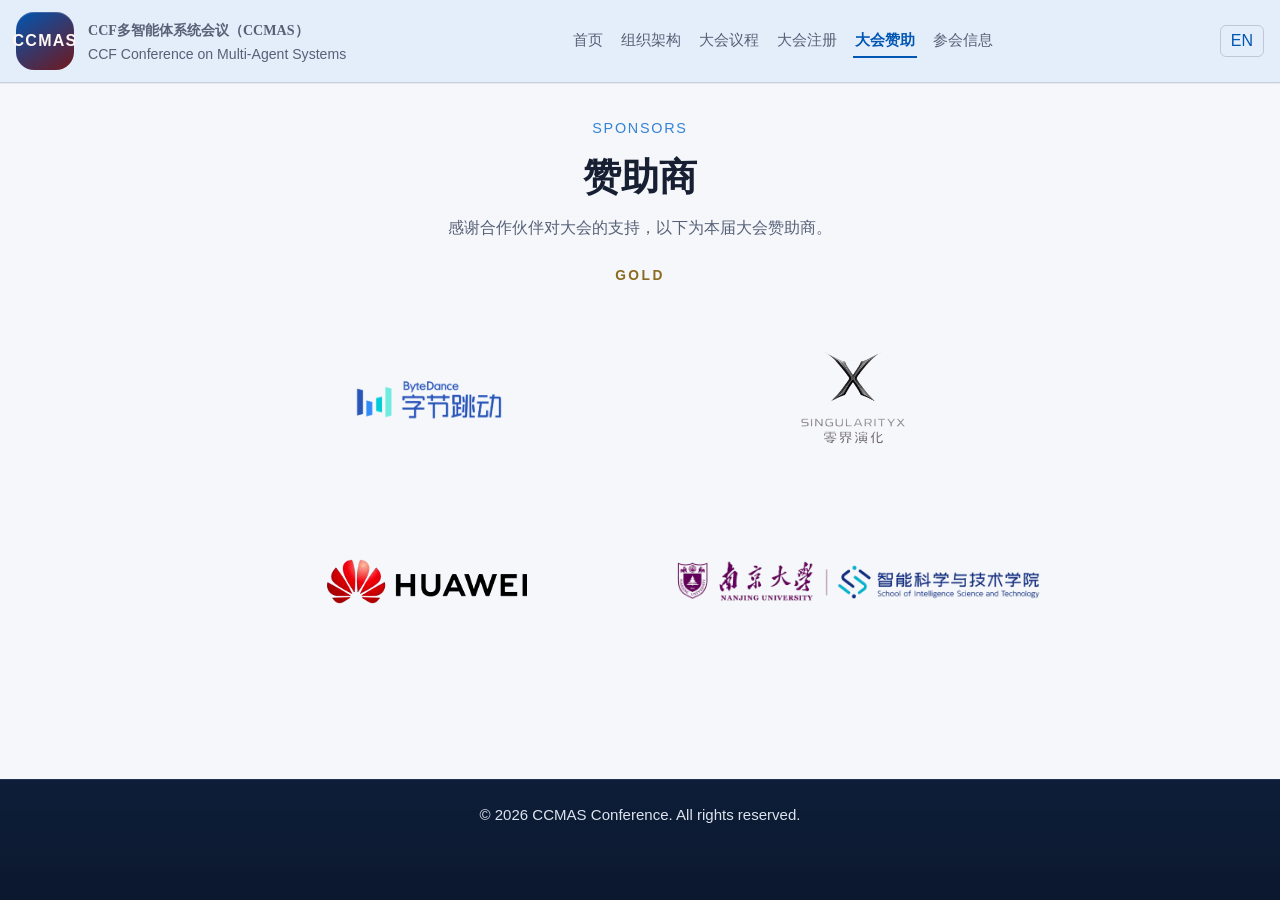
<file: contact.html>
<!DOCTYPE html>
<html lang="zh-CN">

<head>
  <meta charset="utf-8">
  <meta name="viewport" content="width=device-width, initial-scale=1, maximum-scale=5, user-scalable=yes">
  <title>大会赞助 | CCF多智能体系统会议（CCMAS 2026）</title>
  <meta id="meta-description" name="description" content="CCMAS 2026 赞助商信息与合作联络入口。">
  <script>
    (function () {
      var isEnglish = new URLSearchParams(window.location.search).get("lang") === "en";
      document.documentElement.dataset.lang = isEnglish ? "en" : "zh";
      document.documentElement.lang = isEnglish ? "en" : "zh-CN";
      if (isEnglish) {
        document.title = "Sponsorship | CCF Conference on Multi-Agent Systems (CCMAS 2026)";
        var meta = document.getElementById("meta-description");
        if (meta) meta.setAttribute("content", "Sponsorship opportunities and partnership contacts for CCMAS 2026.");
      }
    })();
  </script>
  <link rel="stylesheet" href="assets/styles/site.css">
</head>

<body data-title-zh="大会赞助 | CCF多智能体系统会议（CCMAS 2026）"
  data-title-en="Sponsorship | CCF Conference on Multi-Agent Systems (CCMAS 2026)"
  data-desc-zh="CCMAS 2026 赞助商信息与合作联络入口。"
  data-desc-en="Sponsorship opportunities and partnership contacts for CCMAS 2026.">
  <div class="site-shell">
    <header class="site-header" id="top">
      <a class="brand" href="index.html" data-base-href="index.html" aria-label="CCMAS home"><span
          class="brand-mark">CCMAS</span><span class="brand-text"><strong><span
              class="i18n-zh">CCF多智能体系统会议（CCMAS）</span><span class="i18n-en">CCF Conference on Multi-Agent Systems
              (CCMAS)</span></strong><span><span class="i18n-zh">CCF Conference on Multi-Agent Systems</span><span
              class="i18n-en">CCF多智能体系统会议</span></span></span></a>
      <nav class="nav-links" aria-label="Primary navigation">
        <a href="index.html" data-base-href="index.html"><span class="i18n-zh">首页</span><span
            class="i18n-en">Home</span></a>
        <a href="organization.html" data-base-href="organization.html"><span class="i18n-zh">组织架构</span><span
            class="i18n-en">Committee</span></a>
        <a href="topics.html" data-base-href="topics.html"><span class="i18n-zh">大会议程</span><span
            class="i18n-en">Program</span></a>
        <a href="registration.html" data-base-href="registration.html"><span class="i18n-zh">大会注册</span><span
            class="i18n-en">Registration</span></a>
        <a href="contact.html" data-base-href="contact.html" aria-current="page"><span class="i18n-zh">大会赞助</span><span
            class="i18n-en">Sponsorship</span></a>
        <a href="attend.html" data-base-href="attend.html"><span class="i18n-zh">参会信息</span><span
            class="i18n-en">Attending</span></a>
      </nav>
      <button class="lang-link lang-toggle" id="lang-toggle" type="button" data-label-zh="Switch to English"
        data-label-en="切换到中文" aria-label="Switch to English"><span class="i18n-zh">EN</span><span
          class="i18n-en">中文</span></button>
    </header>
    <main>
      <section class="section">
        <div class="section-heading text-center" data-reveal>
          <p class="section-kicker"><span class="i18n-zh">Sponsors</span><span class="i18n-en">Sponsors</span></p>
          <h2 class="section-title"><span class="i18n-zh">赞助商</span><span class="i18n-en">Sponsors</span></h2>
          <p class="section-intro"><span class="i18n-zh">感谢合作伙伴对大会的支持，以下为本届大会赞助商。</span><span class="i18n-en">We
              thank our partners for supporting the conference. The following are
              sponsors of this edition. </span></p>
        </div>
        <div class="sponsor-logo-grid" data-reveal>
          <p class="sponsor-tier-title"><span class="i18n-zh">GOLD</span><span class="i18n-en">GOLD</span></p>
          <article class="sponsor-logo-card">
            <img class="logo-bytedance" src="assets/images/logo-bytedance.png" alt="字节跳动 ByteDance logo" loading="lazy">
          </article>
          <article class="sponsor-logo-card">
            <a href="https://www.singularity-x.ai/" target="_blank"><img src="assets/images/logo-lingjie-evolution.webp"
                alt="零界演化 Lingjie Evolution logo" loading="lazy"></a>
          </article>
          <article class="sponsor-logo-card">
            <img class="logo-huawei" src="assets/images/logo-huawei.png" alt="华为 Huawei logo" loading="lazy">
          </article>
          <article class="sponsor-logo-card logo-card-nju-ai-school">
            <img class="logo-nju-ai-school" src="assets/images/logo-nju-ai-school.png" alt="南京大学智能科学与技术学院 logo"
              loading="lazy">
          </article>
        </div>
      </section>
    </main>
    <footer class="site-footer">
      <p><span class="i18n-zh">© 2026 CCMAS Conference. All rights reserved.</span><span class="i18n-en">© 2026
          CCMAS Conference. All rights reserved.</span></p>
    </footer>
  </div>
  <script src="assets/scripts/site.js" defer></script>
</body>

</html>
</file>
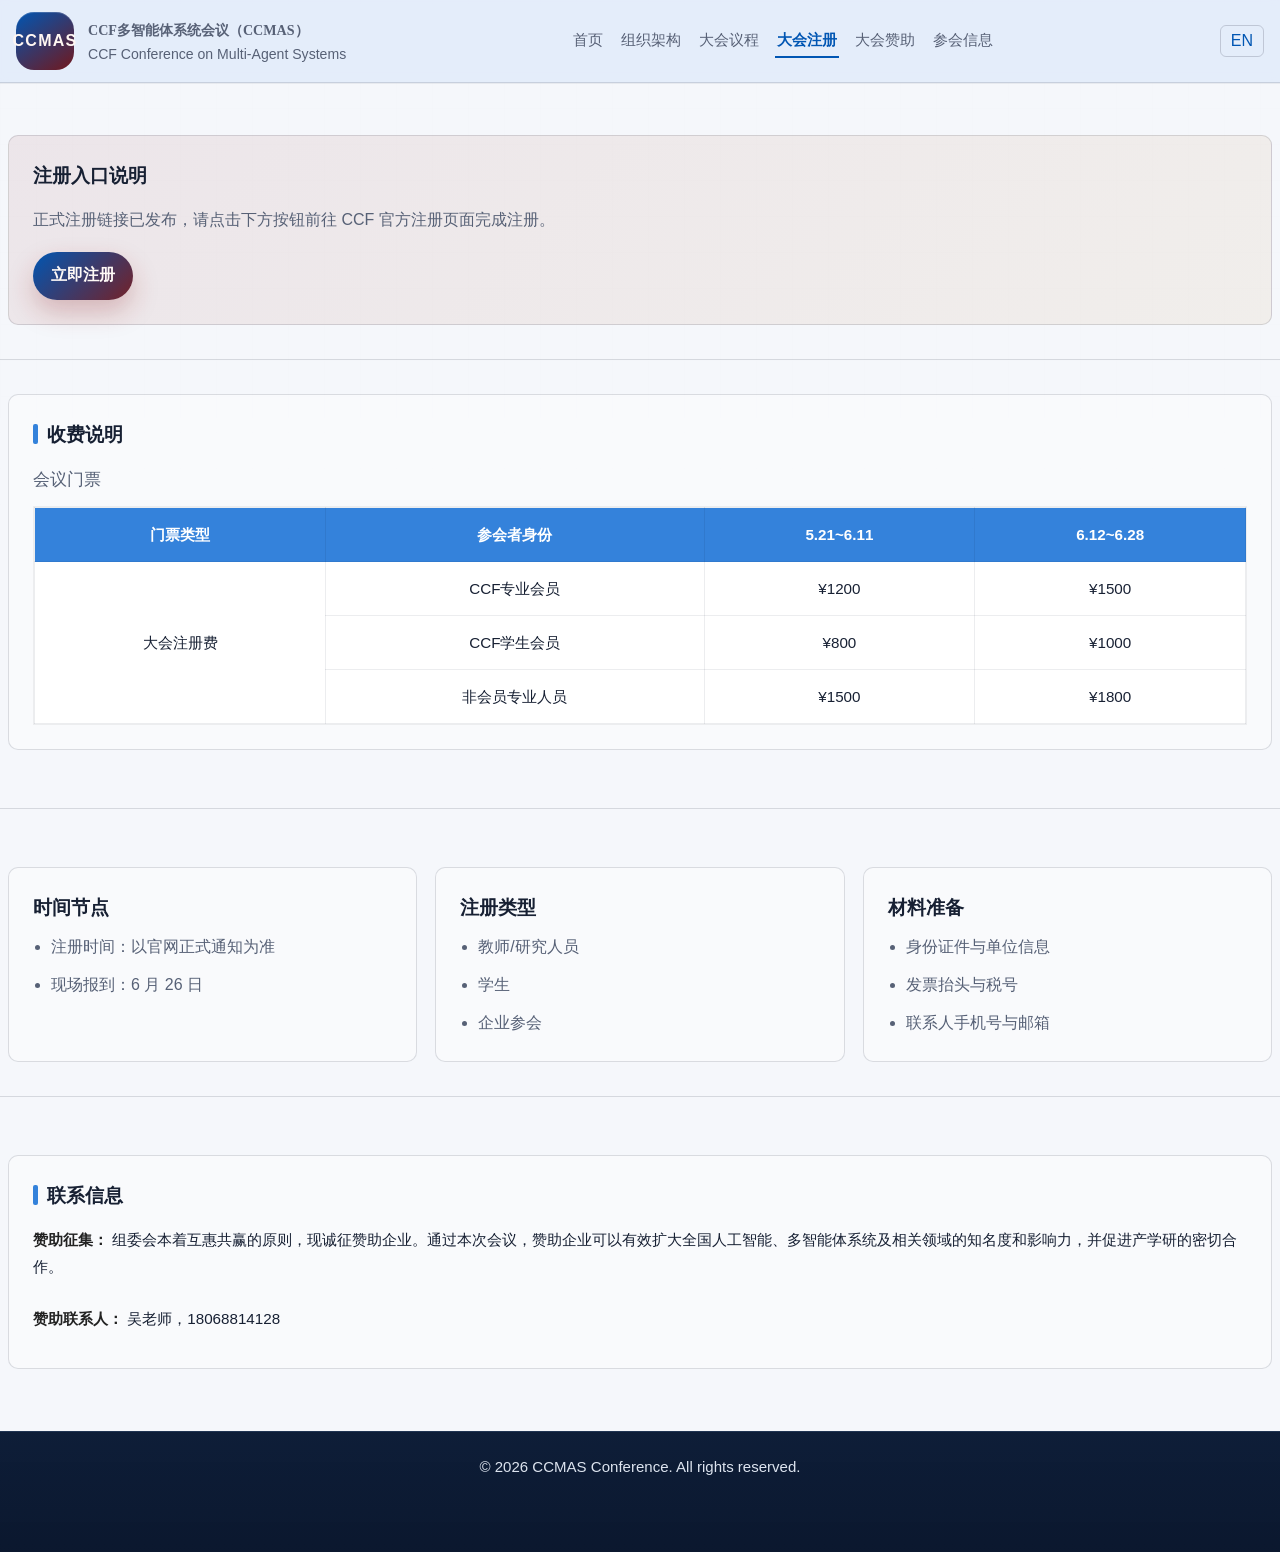
<file: faq.html>
<!DOCTYPE html>
<html lang="zh-CN">
<head>
  <meta charset="utf-8">
  <meta http-equiv="refresh" content="0; url=registration.html">
  <title>页面跳转 | CCMAS 2026</title>
  <script>window.location.replace("registration.html" + (location.search || ""));</script>
</head>
<body>
  <p>Redirecting to Registration page...</p>
</body>
</html>
</file>
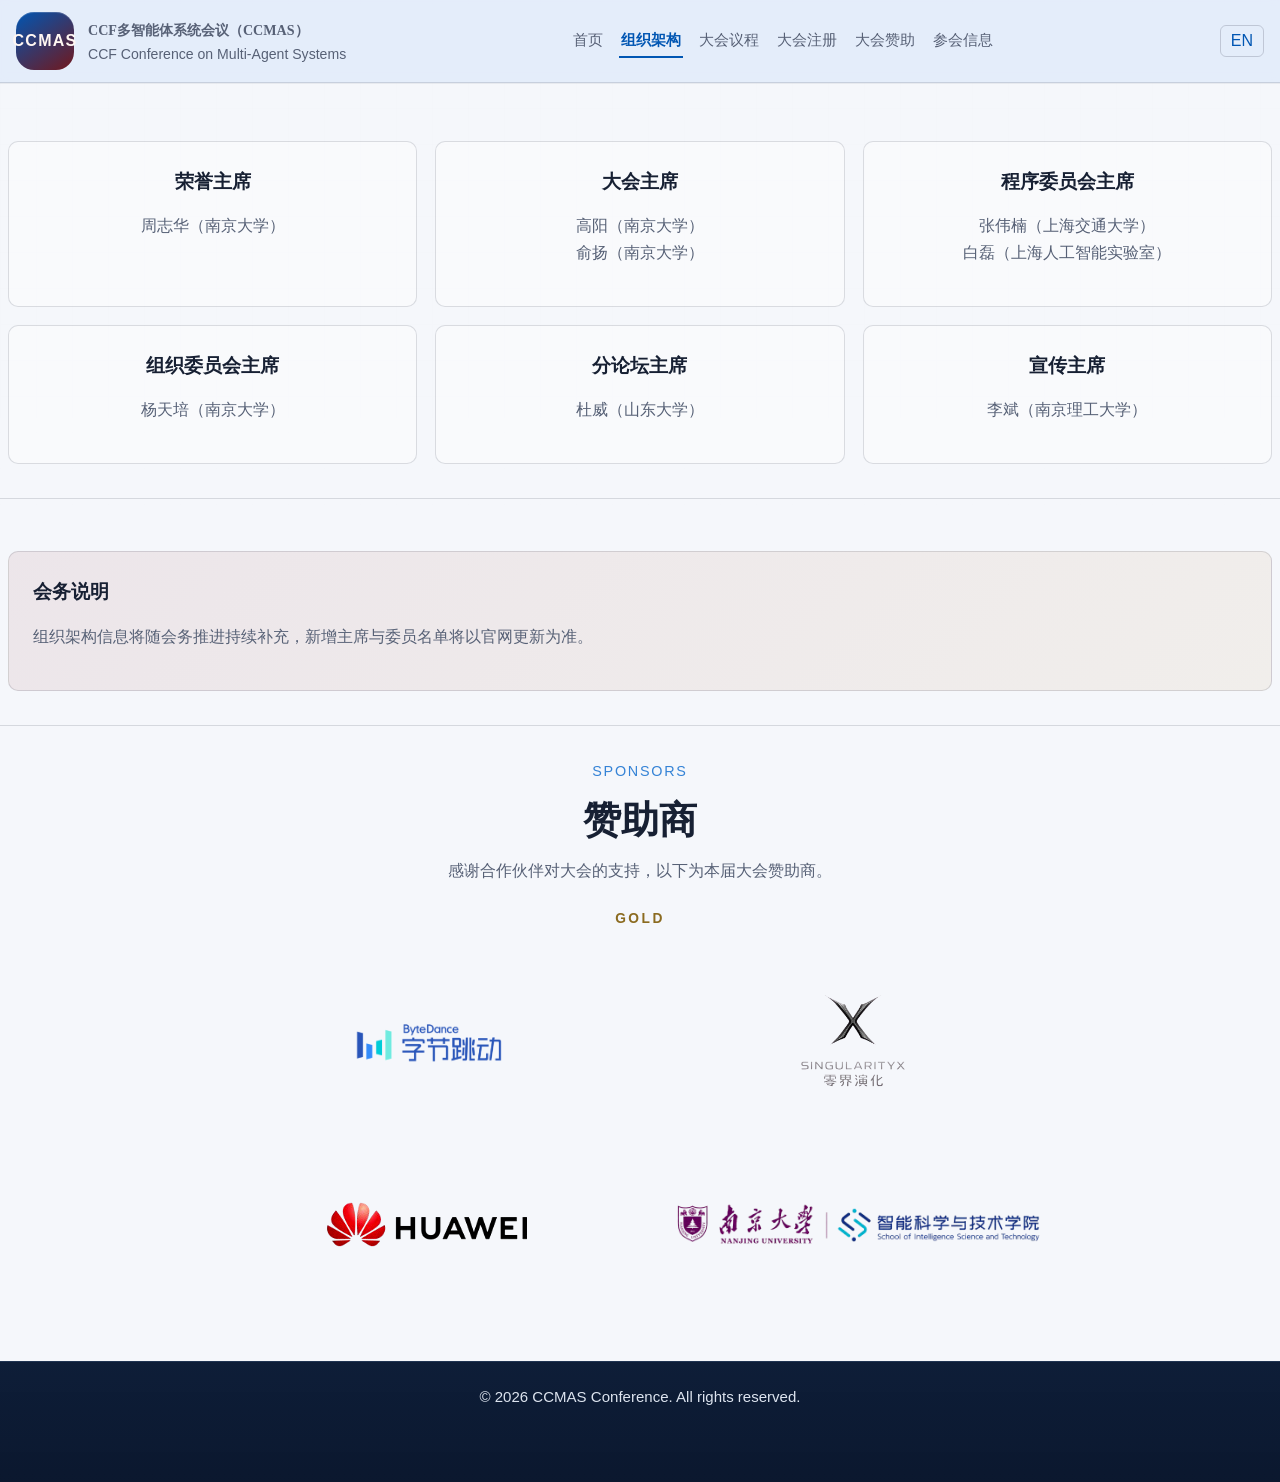
<file: organization.html>
<!DOCTYPE html>
<html lang="zh-CN">

<head>
  <meta charset="utf-8">
  <meta name="viewport" content="width=device-width, initial-scale=1, maximum-scale=5, user-scalable=yes">
  <title>组织架构 | CCF多智能体系统会议（CCMAS 2026）</title>
  <meta id="meta-description" name="description" content="CCMAS 2026 组织架构、主席团队与单位信息。">
  <script>
    (function () {
      var isEnglish = new URLSearchParams(window.location.search).get("lang") === "en";
      document.documentElement.dataset.lang = isEnglish ? "en" : "zh";
      document.documentElement.lang = isEnglish ? "en" : "zh-CN";
      if (isEnglish) {
        document.title = "Committee | CCF Conference on Multi-Agent Systems (CCMAS 2026)";
        var meta = document.getElementById("meta-description");
        if (meta) meta.setAttribute("content", "Committee structure, chairs, and organizations for CCMAS 2026.");
      }
    })();
  </script>
  <link rel="stylesheet" href="assets/styles/site.css">
</head>

<body data-title-zh="组织架构 | CCF多智能体系统会议（CCMAS 2026）"
  data-title-en="Committee | CCF Conference on Multi-Agent Systems (CCMAS 2026)"
  data-desc-zh="CCMAS 2026 组织架构、主席团队与单位信息。"
  data-desc-en="Committee structure, chairs, and organizations for CCMAS 2026.">
  <div class="site-shell">
    <header class="site-header" id="top">
      <a class="brand" href="index.html" data-base-href="index.html" aria-label="CCMAS home">
        <span class="brand-mark">CCMAS</span>
        <span class="brand-text"><strong><span class="i18n-zh">CCF多智能体系统会议（CCMAS）</span><span class="i18n-en">CCF
              Conference on Multi-Agent Systems (CCMAS)</span></strong><span><span class="i18n-zh">CCF Conference on
              Multi-Agent
              Systems</span><span class="i18n-en">CCF多智能体系统会议</span></span></span>
      </a>
      <nav class="nav-links" aria-label="Primary navigation">
        <a href="index.html" data-base-href="index.html"><span class="i18n-zh">首页</span><span
            class="i18n-en">Home</span></a>
        <a href="organization.html" data-base-href="organization.html" aria-current="page"><span
            class="i18n-zh">组织架构</span><span class="i18n-en">Committee</span></a>
        <a href="topics.html" data-base-href="topics.html"><span class="i18n-zh">大会议程</span><span
            class="i18n-en">Program</span></a>
        <a href="registration.html" data-base-href="registration.html"><span class="i18n-zh">大会注册</span><span
            class="i18n-en">Registration</span></a>
        <a href="contact.html" data-base-href="contact.html"><span class="i18n-zh">大会赞助</span><span
            class="i18n-en">Sponsorship</span></a>
        <a href="attend.html" data-base-href="attend.html"><span class="i18n-zh">参会信息</span><span
            class="i18n-en">Attending</span></a>
      </nav>
      <button class="lang-link lang-toggle" id="lang-toggle" type="button" data-label-zh="Switch to English"
        data-label-en="切换到中文" aria-label="Switch to English"><span class="i18n-zh">EN</span><span
          class="i18n-en">中文</span></button>
    </header>
    <main>
      <section class="section">
        <div class="grid grid-3 committee-grid">
          <article class="card" data-reveal>
            <h3><span class="i18n-zh">荣誉主席</span><span class="i18n-en">Honorary Chair</span></h3>
            <p><span class="i18n-zh">周志华（南京大学）</span><span class="i18n-en">Zhi-hua Zhou (Nanjing University)</span></p>
          </article>
          <article class="card" data-reveal>
            <h3><span class="i18n-zh">大会主席</span><span class="i18n-en">General Chair</span></h3>
            <p><span class="i18n-zh">高阳（南京大学）<br>俞扬（南京大学）</span><span class="i18n-en">Yang Gao (Nanjing
                University)<br>Yang Yu (Nanjing University)</span></p>
          </article>
          <article class="card" data-reveal>
            <h3><span class="i18n-zh">程序委员会主席</span><span class="i18n-en">Program Committee Chair</span></h3>
            <p><span class="i18n-zh">张伟楠（上海交通大学）<br>白磊（上海人工智能实验室）</span><span class="i18n-en">Weinan Zhang
                (Shanghai Jiao Tong University)<br>Lei Bai (Shanghai AI Laboratory)</span></p>
          </article>
          <article class="card" data-reveal>
            <h3><span class="i18n-zh">组织委员会主席</span><span class="i18n-en">Local Chair</span></h3>
            <p><span class="i18n-zh">杨天培（南京大学）</span><span class="i18n-en">Tianpei Yang (Nanjing University)</span></p>
          </article>
          <article class="card" data-reveal>
            <h3><span class="i18n-zh">分论坛主席</span><span class="i18n-en">Session Chair</span></h3>
            <p><span class="i18n-zh">杜威（山东大学）</span><span class="i18n-en">Wei Du (Shandong University)</span></p>
          </article>
          <article class="card" data-reveal>
            <h3><span class="i18n-zh">宣传主席</span><span class="i18n-en">Publicity Chair</span></h3>
            <p><span class="i18n-zh">李斌（南京理工大学）</span><span class="i18n-en">Bin Li (Nanjing University of Science and
                Technology)</span></p>
          </article>
        </div>
      </section>

      <section class="section">
        <article class="card note-card" data-reveal>
          <h3><span class="i18n-zh">会务说明</span><span class="i18n-en">Meeting Note</span></h3>
          <p><span class="i18n-zh">组织架构信息将随会务推进持续补充，新增主席与委员名单将以官网更新为准。</span><span class="i18n-en">Committee details
              will be updated as preparation progresses. Newly confirmed chairs and committee members will be published
              on the official website.</span></p>
        </article>
      </section>

      <section class="section">
        <div class="section-heading text-center" data-reveal>
          <p class="section-kicker"><span class="i18n-zh">Sponsors</span><span class="i18n-en">Sponsors</span></p>
          <h2 class="section-title"><span class="i18n-zh">赞助商</span><span class="i18n-en">Sponsors</span></h2>
          <p class="section-intro"><span class="i18n-zh">感谢合作伙伴对大会的支持，以下为本届大会赞助商。</span><span class="i18n-en">We
              thank our partners for supporting the conference. The following are
              sponsors of this edition.</span></p>
        </div>
        <div class="sponsor-logo-grid" data-reveal>
          <p class="sponsor-tier-title"><span class="i18n-zh">GOLD</span><span class="i18n-en">GOLD</span></p>
          <article class="sponsor-logo-card">
            <img class="logo-bytedance" src="assets/images/logo-bytedance.png" alt="字节跳动 ByteDance logo" loading="lazy">
          </article>
          <article class="sponsor-logo-card">
            <a href="https://www.singularity-x.ai/" target="_blank"><img src="assets/images/logo-lingjie-evolution.webp"
                alt="零界演化 Lingjie Evolution logo" loading="lazy"></a>
          </article>
          <article class="sponsor-logo-card">
            <img class="logo-huawei" src="assets/images/logo-huawei.png" alt="华为 Huawei logo" loading="lazy">
          </article>
          <article class="sponsor-logo-card logo-card-nju-ai-school">
            <img class="logo-nju-ai-school" src="assets/images/logo-nju-ai-school.png" alt="南京大学智能科学与技术学院 logo"
              loading="lazy">
          </article>
        </div>
      </section>
    </main>
    <footer class="site-footer">
      <p><span class="i18n-zh">© 2026 CCMAS Conference. All rights reserved.</span><span class="i18n-en">© 2026
          CCMAS Conference. All rights reserved.</span></p>
    </footer>
  </div>
  <script src="assets/scripts/site.js" defer></script>
</body>

</html>
</file>
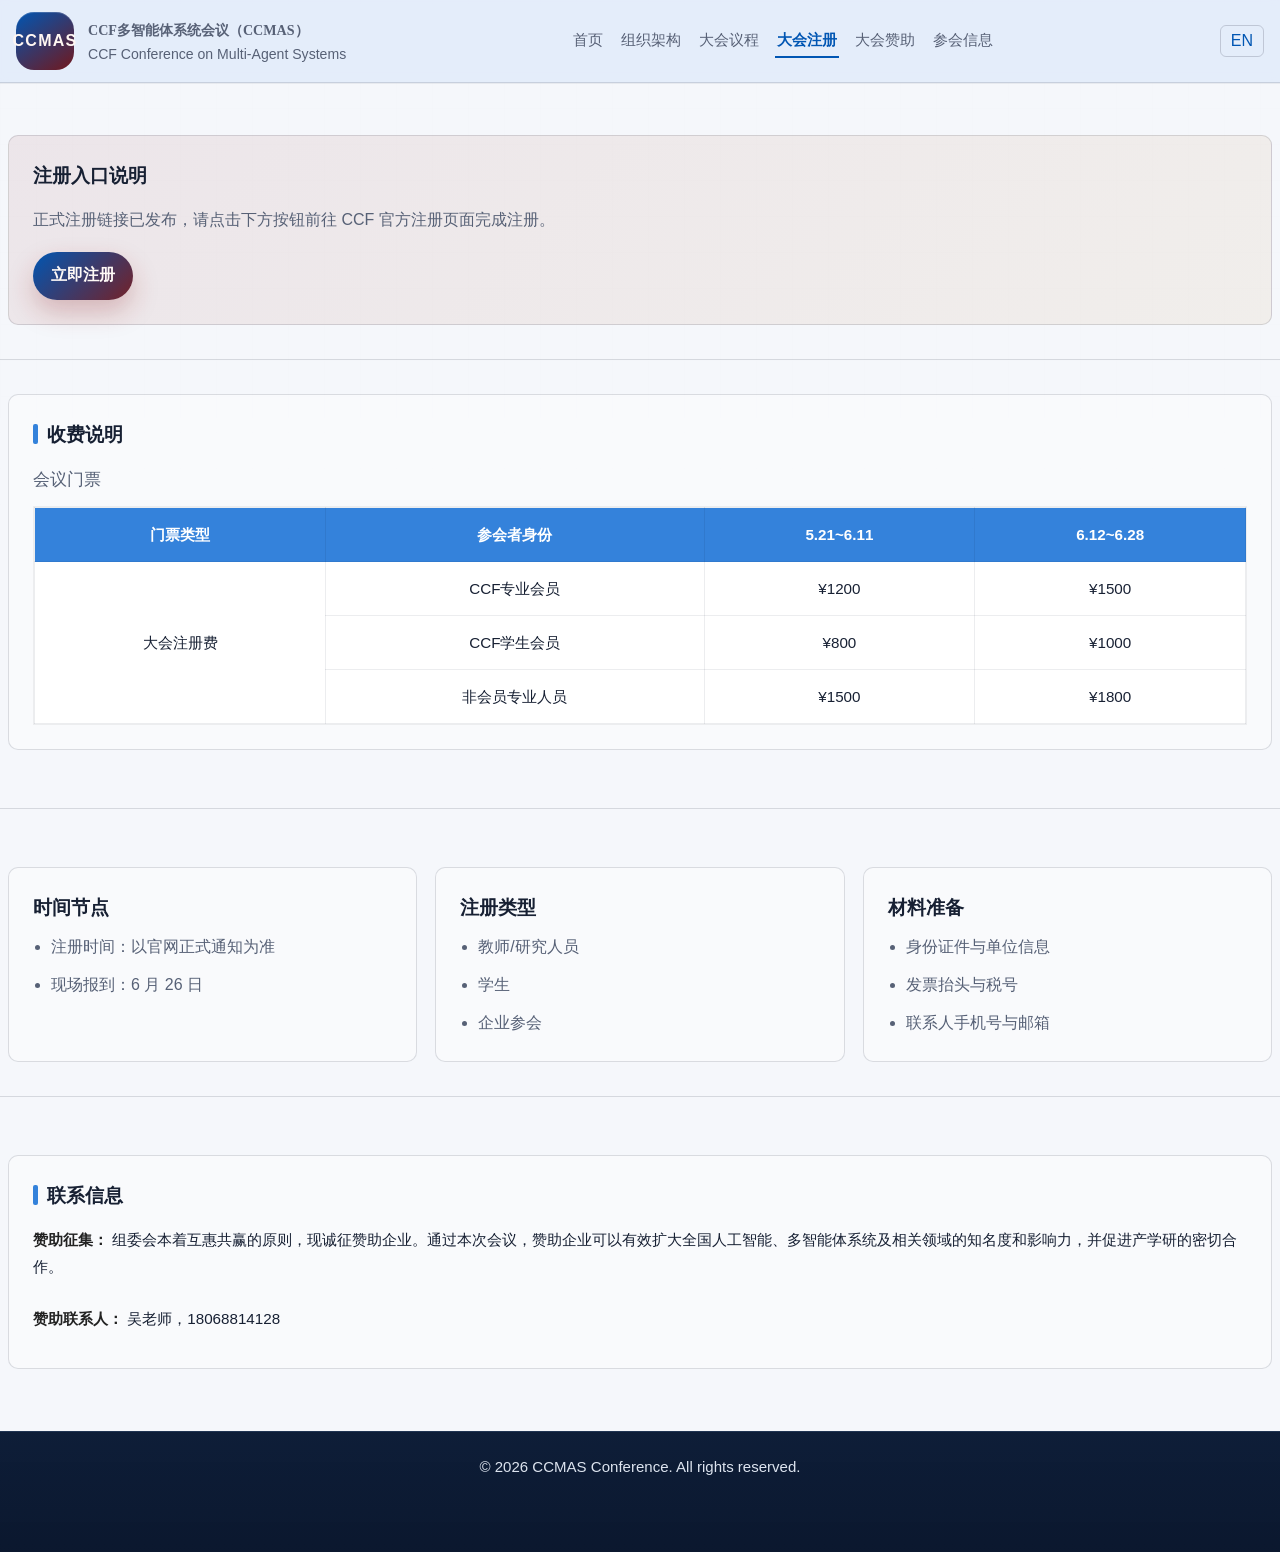
<file: registration.html>
<!DOCTYPE html>
<html lang="zh-CN">

<head>
  <meta charset="utf-8">
  <meta name="viewport" content="width=device-width, initial-scale=1, maximum-scale=5, user-scalable=yes">
  <title>大会注册 | CCF多智能体系统会议（CCMAS 2026）</title>
  <meta id="meta-description" name="description" content="CCMAS 2026 注册说明、时间节点与发票须知。">
  <script>
    (function () {
      var isEnglish = new URLSearchParams(window.location.search).get("lang") === "en";
      document.documentElement.dataset.lang = isEnglish ? "en" : "zh";
      document.documentElement.lang = isEnglish ? "en" : "zh-CN";
      if (isEnglish) {
        document.title = "Registration | CCF Conference on Multi-Agent Systems (CCMAS 2026)";
        var meta = document.getElementById("meta-description");
        if (meta) meta.setAttribute("content", "CCMAS 2026 registration guide, timeline, and invoice notes.");
      }
    })();
  </script>
  <link rel="stylesheet" href="assets/styles/site.css">
</head>

<body data-title-zh="大会注册 | CCF多智能体系统会议（CCMAS 2026）"
  data-title-en="Registration | CCF Conference on Multi-Agent Systems (CCMAS 2026)"
  data-desc-zh="CCMAS 2026 注册说明、时间节点与发票须知。" data-desc-en="CCMAS 2026 registration guide, timeline, and invoice notes.">
  <div class="site-shell">

    <header class="site-header" id="top">
      <a class="brand" href="index.html" data-base-href="index.html" aria-label="CCMAS home">
        <span class="brand-mark">CCMAS</span>
        <span class="brand-text">
          <strong><span class="i18n-zh">CCF多智能体系统会议（CCMAS）</span><span class="i18n-en">CCF Conference on Multi-Agent
              Systems (CCMAS)</span></strong>
          <span><span class="i18n-zh">CCF Conference on Multi-Agent Systems</span><span
              class="i18n-en">CCF多智能体系统会议</span></span>
        </span>
      </a>

      <nav class="nav-links" aria-label="Primary navigation">
        <a href="index.html" data-base-href="index.html"><span class="i18n-zh">首页</span><span
            class="i18n-en">Home</span></a>
        <a href="organization.html" data-base-href="organization.html"><span class="i18n-zh">组织架构</span><span
            class="i18n-en">Committee</span></a>
        <a href="topics.html" data-base-href="topics.html"><span class="i18n-zh">大会议程</span><span
            class="i18n-en">Program</span></a>
        <a href="registration.html" data-base-href="registration.html" aria-current="page"><span
            class="i18n-zh">大会注册</span><span class="i18n-en">Registration</span></a>
        <a href="contact.html" data-base-href="contact.html"><span class="i18n-zh">大会赞助</span><span
            class="i18n-en">Sponsorship</span></a>
        <a href="attend.html" data-base-href="attend.html"><span class="i18n-zh">参会信息</span><span
            class="i18n-en">Attending</span></a>
      </nav>

      <button class="lang-link lang-toggle" id="lang-toggle" type="button" data-label-zh="Switch to English"
        data-label-en="切换到中文" aria-label="Switch to English">
        <span class="i18n-zh">EN</span>
        <span class="i18n-en">中文</span>
      </button>
    </header>

    <main>
      <section class="section">
        <article class="card note-card" data-reveal>
          <h3><span class="i18n-zh">注册入口说明</span><span class="i18n-en">Registration Portal Note</span></h3>
          <p><span class="i18n-zh">正式注册链接已发布，请点击下方按钮前往 CCF 官方注册页面完成注册。</span><span class="i18n-en">The official registration link is now available. Please click the button below to register on the CCF official website.</span></p>
          <div class="button-row" style="margin-top: 18px;">
            <a href="https://ccf.org.cn/ccmas2026" target="_blank" class="button button-primary"><span
                class="i18n-zh">立即注册</span><span class="i18n-en">Register Now</span></a>
          </div>
        </article>
      </section>

      <section class="section">
        <article class="card" style="margin-bottom: 24px;" data-reveal>
          <h3 class="fee-bar-title"><span class="i18n-zh">收费说明</span><span class="i18n-en">Fee Description</span></h3>
          <p class="fee-subtitle"><span class="i18n-zh">会议门票</span><span class="i18n-en">Conference Tickets</span></p>
          <div class="fee-table-wrapper">
            <table class="fee-table">
              <thead>
                <tr>
                  <th><span class="i18n-zh">门票类型</span><span class="i18n-en">Ticket Type</span></th>
                  <th><span class="i18n-zh">参会者身份</span><span class="i18n-en">Participant Identity</span></th>
                  <th>5.21~6.11</th>
                  <th>6.12~6.28</th>
                </tr>
              </thead>
              <tbody>
                <tr>
                  <td rowspan="3"><span class="i18n-zh">大会注册费</span><span class="i18n-en">Conference Registration Fee</span></td>
                  <td><span class="i18n-zh">CCF专业会员</span><span class="i18n-en">CCF Professional Member</span></td>
                  <td>¥1200</td>
                  <td>¥1500</td>
                </tr>
                <tr>
                  <td><span class="i18n-zh">CCF学生会员</span><span class="i18n-en">CCF Student Member</span></td>
                  <td>¥800</td>
                  <td>¥1000</td>
                </tr>
                <tr>
                  <td><span class="i18n-zh">非会员专业人员</span><span class="i18n-en">Non-member Professional</span></td>
                  <td>¥1500</td>
                  <td>¥1800</td>
                </tr>
              </tbody>
            </table>
          </div>
        </article>
      </section>

      <section class="section">
        <div class="grid grid-3">
          <article class="card" data-reveal>
            <h3><span class="i18n-zh">时间节点</span><span class="i18n-en">Important Dates</span></h3>
            <ul class="detail-list">
              <li><span><span class="i18n-zh">注册时间：以官网正式通知为准</span><span class="i18n-en">Registration timeline: to be
                    announced on the official website</span></span></li>
              <li><span><span class="i18n-zh">现场报到：6 月 26 日</span><span class="i18n-en">On-site check-in on June
                    26</span></span></li>
            </ul>
          </article>
          <article class="card" data-reveal>
            <h3><span class="i18n-zh">注册类型</span><span class="i18n-en">Registration Types</span></h3>
            <ul class="detail-list">
              <li><span><span class="i18n-zh">教师/研究人员</span><span class="i18n-en">Faculty / Researchers</span></span>
              </li>
              <li><span><span class="i18n-zh">学生</span><span class="i18n-en">Students</span></span></li>
              <li><span><span class="i18n-zh">企业参会</span><span class="i18n-en">Industry Participants</span></span></li>
            </ul>
          </article>
          <article class="card" data-reveal>
            <h3><span class="i18n-zh">材料准备</span><span class="i18n-en">Required Materials</span></h3>
            <ul class="detail-list">
              <li><span><span class="i18n-zh">身份证件与单位信息</span><span class="i18n-en">Identity document and
                    affiliation</span></span></li>
              <li><span><span class="i18n-zh">发票抬头与税号</span><span class="i18n-en">Invoice title and tax
                    number</span></span></li>
              <li><span><span class="i18n-zh">联系人手机号与邮箱</span><span class="i18n-en">Phone number and email</span></span>
              </li>
            </ul>
          </article>
        </div>
      </section>

      <section class="section">
        <article class="card" style="margin-top: 24px;" data-reveal>
          <h3 class="fee-bar-title"><span class="i18n-zh">联系信息</span><span class="i18n-en">Contact Information</span></h3>
          <p style="margin-bottom: 24px; line-height: 1.8; color: var(--text); font-size: 0.95rem;">
            <strong style="color: #222;"><span class="i18n-zh">赞助征集：</span><span class="i18n-en">Call for Sponsorship: </span></strong>
            <span class="i18n-zh">组委会本着互惠共赢的原则，现诚征赞助企业。通过本次会议，赞助企业可以有效扩大全国人工智能、多智能体系统及相关领域的知名度和影响力，并促进产学研的密切合作。</span>
            <span class="i18n-en">Based on the principle of mutual benefit and win-win cooperation, the organizing committee is now seeking sponsoring enterprises. Through this conference, sponsoring enterprises can effectively expand their visibility and influence in the national artificial intelligence, multi-agent systems and related fields, and promote close cooperation between industry, academia and research.</span>
          </p>
          <p style="margin-bottom: 12px; line-height: 1.8; color: var(--text); font-size: 0.95rem;">
            <strong style="color: #222;"><span class="i18n-zh">赞助联系人：</span><span class="i18n-en">Sponsorship Contact: </span></strong>
            <span class="i18n-zh">吴老师，18068814128</span>
            <span class="i18n-en">Mr. Wu, 18068814128</span>
          </p>
        </article>
      </section>

    </main>

    <footer class="site-footer">
      <p><span class="i18n-zh">© 2026 CCMAS Conference. All rights reserved.</span><span class="i18n-en">© 2026
          CCMAS Conference. All rights reserved.</span></p>
    </footer>
  </div>

  <script src="assets/scripts/site.js" defer></script>
</body>

</html>
</file>
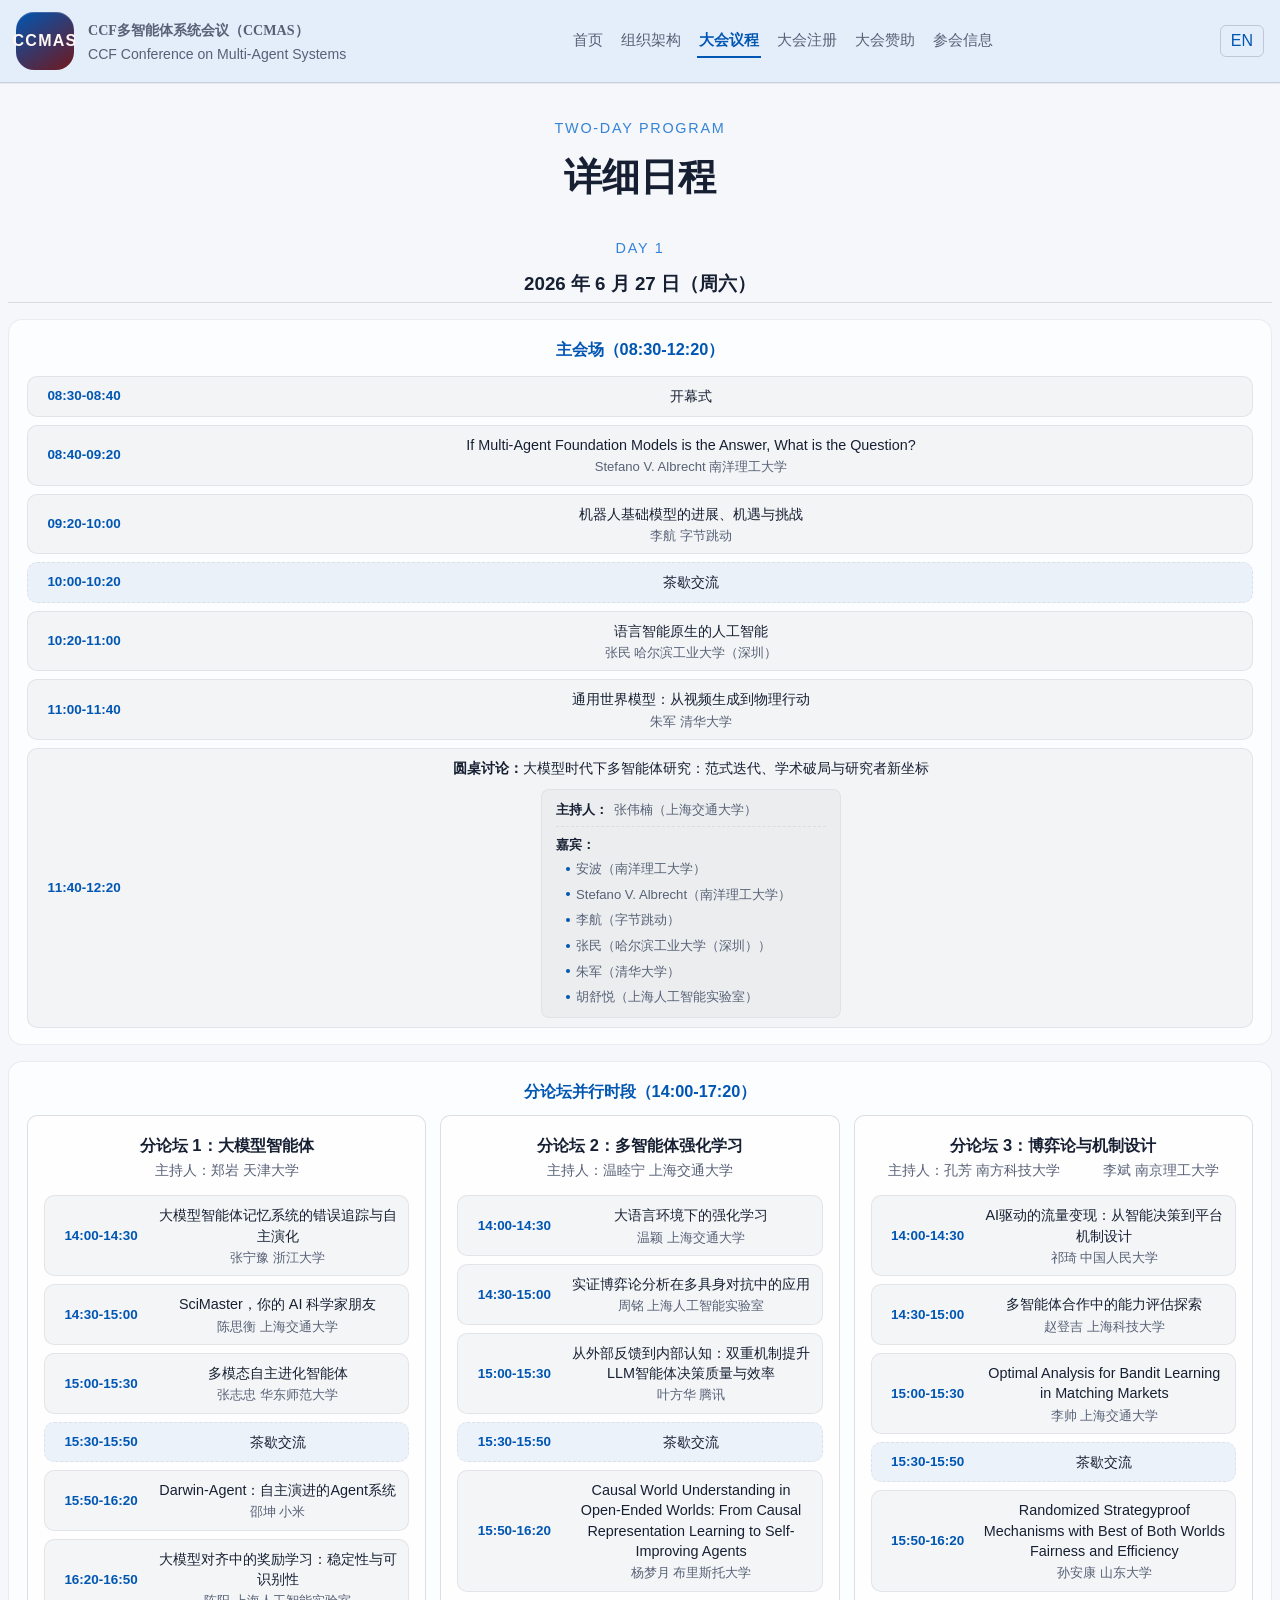
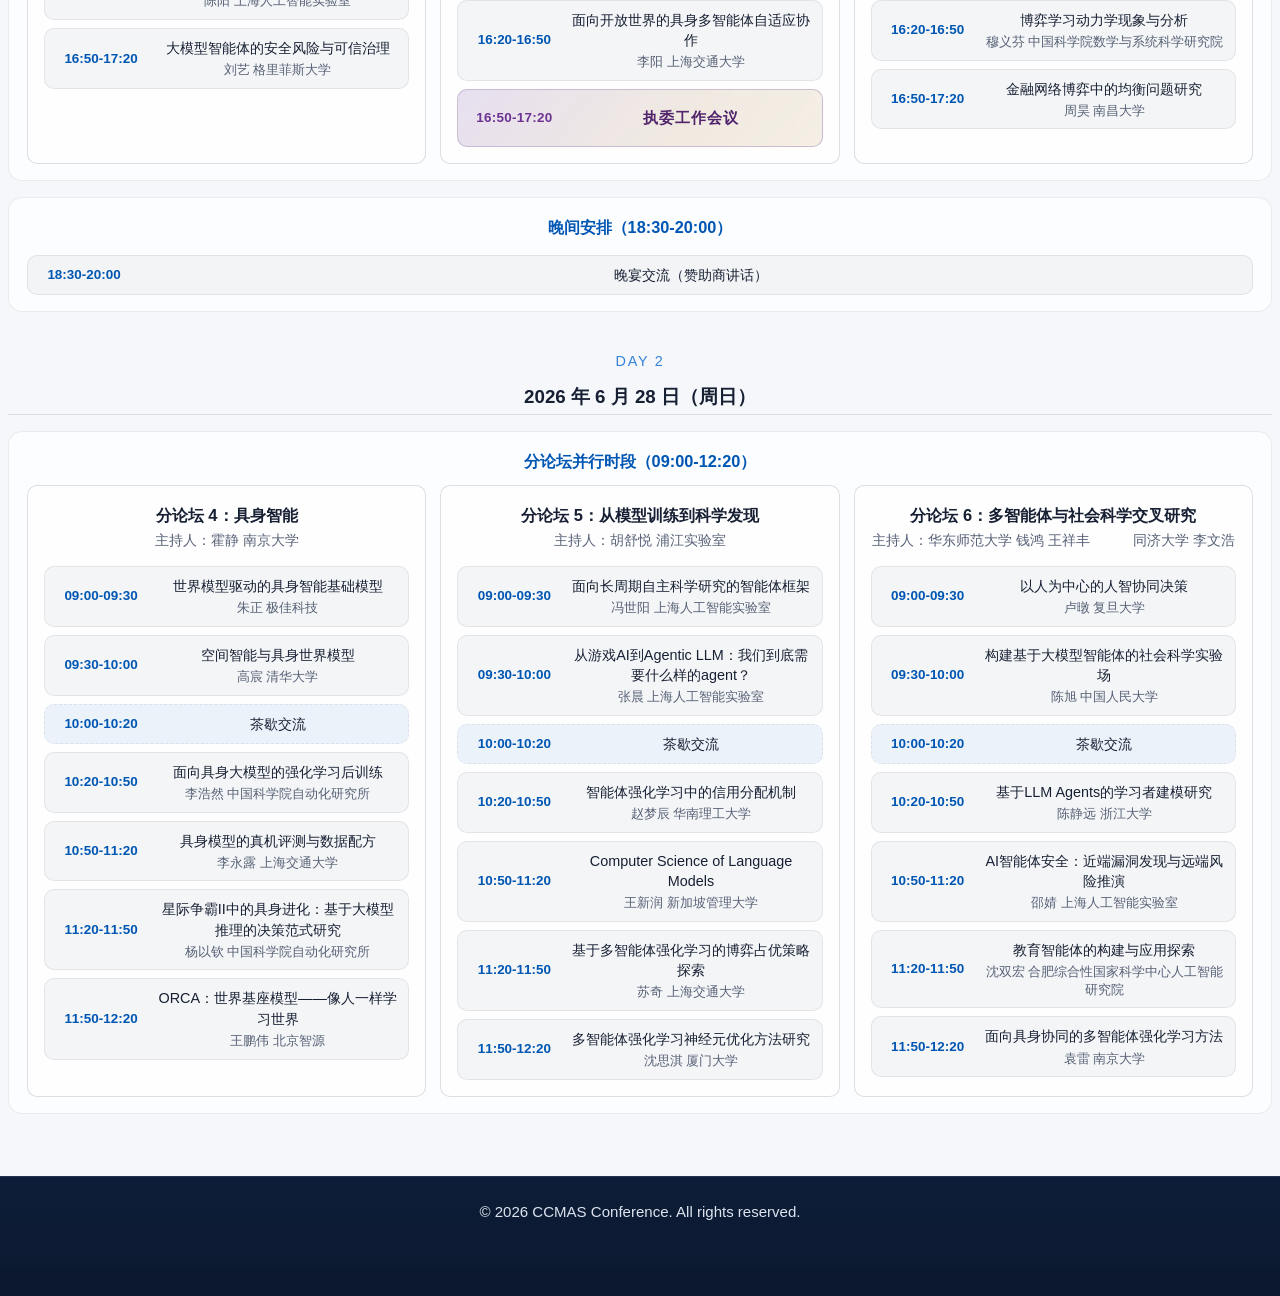
<file: topics.html>
<!DOCTYPE html>
<html lang="zh-CN">

<head>
  <meta charset="utf-8">
  <meta name="viewport" content="width=device-width, initial-scale=1, maximum-scale=5, user-scalable=yes">
  <title>大会议程 | CCF多智能体系统会议（CCMAS 2026）</title>
  <meta id="meta-description" name="description" content="CCMAS 2026 大会议程：开幕式、主旨报告、六个分论坛与晚宴安排。">
  <script>
    (function () {
      var isEnglish = new URLSearchParams(window.location.search).get("lang") === "en";
      document.documentElement.dataset.lang = isEnglish ? "en" : "zh";
      document.documentElement.lang = isEnglish ? "en" : "zh-CN";
      if (isEnglish) {
        document.title = "Program | CCF Conference on Multi-Agent Systems (CCMAS 2026)";
        var meta = document.getElementById("meta-description");
        if (meta) meta.setAttribute("content", "CCMAS 2026 program: opening session, keynotes, six parallel forums, and banquet.");
      }
    })();
  </script>
  <link rel="stylesheet" href="assets/styles/site.css">
</head>

<body data-title-zh="大会议程 | CCF多智能体系统会议（CCMAS 2026）"
  data-title-en="Program | CCF Conference on Multi-Agent Systems (CCMAS 2026)"
  data-desc-zh="CCMAS 2026 大会议程：开幕式、主旨报告、六个分论坛与晚宴安排。"
  data-desc-en="CCMAS 2026 program: opening session, keynotes, six parallel forums, and banquet.">
  <div class="site-shell">

    <header class="site-header" id="top">
      <a class="brand" href="index.html" data-base-href="index.html" aria-label="CCMAS home">
        <span class="brand-mark">CCMAS</span>
        <span class="brand-text">
          <strong><span class="i18n-zh">CCF多智能体系统会议（CCMAS）</span><span class="i18n-en">CCF Conference on Multi-Agent
              Systems (CCMAS)</span></strong>
          <span><span class="i18n-zh">CCF Conference on Multi-Agent Systems</span><span
              class="i18n-en">CCF多智能体系统会议</span></span>
        </span>
      </a>

      <nav class="nav-links" aria-label="Primary navigation">
        <a href="index.html" data-base-href="index.html"><span class="i18n-zh">首页</span><span
            class="i18n-en">Home</span></a>
        <a href="organization.html" data-base-href="organization.html"><span class="i18n-zh">组织架构</span><span
            class="i18n-en">Committee</span></a>
        <a href="topics.html" data-base-href="topics.html" aria-current="page"><span class="i18n-zh">大会议程</span><span
            class="i18n-en">Program</span></a>
        <a href="registration.html" data-base-href="registration.html"><span class="i18n-zh">大会注册</span><span
            class="i18n-en">Registration</span></a>
        <a href="contact.html" data-base-href="contact.html"><span class="i18n-zh">大会赞助</span><span
            class="i18n-en">Sponsorship</span></a>
        <a href="attend.html" data-base-href="attend.html"><span class="i18n-zh">参会信息</span><span
            class="i18n-en">Attending</span></a>
      </nav>

      <button class="lang-link lang-toggle" id="lang-toggle" type="button" data-label-zh="Switch to English"
        data-label-en="切换到中文" aria-label="Switch to English">
        <span class="i18n-zh">EN</span>
        <span class="i18n-en">中文</span>
      </button>
    </header>

    <main class="centered-content">

      <section class="section">
        <div class="section-heading text-center" data-reveal>
          <p class="section-kicker"><span class="i18n-zh">Two-Day Program</span><span class="i18n-en">Two-Day
              Program</span></p>
          <h2 class="section-title"><span class="i18n-zh">详细日程</span><span class="i18n-en">Detailed Schedule</span></h2>
        </div>

        <div class="program-block" data-reveal>
          <div class="program-block-header">
            <p class="section-kicker"><span class="i18n-zh">Day 1</span><span class="i18n-en">Day 1</span></p>
            <h3 class="agenda-day-title"><span class="i18n-zh">2026 年 6 月 27 日（周六）</span><span class="i18n-en">June 27,
                2026 (Saturday)</span></h3>
          </div>

          <article class="card agenda-slot">
            <h4><span class="i18n-zh">主会场（08:30-12:20）</span><span class="i18n-en">Main Hall (08:30-12:20)</span></h4>
            <ul class="talk-list">
              <li class="talk-item"><span class="talk-time">08:30-08:40</span><span class="talk-content"><span
                    class="talk-title"><span class="i18n-zh">开幕式</span><span class="i18n-en">Opening
                      Ceremony</span></span></span>
              </li>
              <li class="talk-item"><span class="talk-time">08:40-09:20</span><span class="talk-content"><span
                    class="talk-title"><span class="i18n-zh">If Multi-Agent Foundation Models is the Answer, What is the Question?</span><span class="i18n-en">If Multi-Agent Foundation Models is the Answer, What is the Question?</span></span><span class="talk-speaker"><span class="i18n-zh">Stefano V. Albrecht 南洋理工大学</span><span class="i18n-en">Stefano V. Albrecht Nanyang Technological University</span></span></span></li>
              <li class="talk-item"><span class="talk-time">09:20-10:00</span><span class="talk-content"><span
                    class="talk-title"><span class="i18n-zh">机器人基础模型的进展、机遇与挑战</span><span class="i18n-en">Progress, Opportunities and Challenges of Robot Foundation Models</span></span><span class="talk-speaker"><span class="i18n-zh">李航 字节跳动</span><span
                      class="i18n-en">Hang Li ByteDance</span></span></span></li>
              <li class="talk-item talk-break"><span class="talk-time">10:00-10:20</span><span
                  class="talk-content"><span class="talk-title"><span class="i18n-zh">茶歇交流</span><span
                      class="i18n-en">Tea Break</span></span></span>
              </li>
              <li class="talk-item"><span class="talk-time">10:20-11:00</span><span class="talk-content"><span
                    class="talk-title"><span class="i18n-zh">语言智能原生的人工智能</span><span class="i18n-en">Language
                      Intelligence-Native Artificial Intelligence</span></span><span class="talk-speaker"><span
                      class="i18n-zh">张民 哈尔滨工业大学（深圳）</span><span class="i18n-en">Min Zhang Harbin Institute of Technology, Shenzhen</span></span></span></li>
              <li class="talk-item"><span class="talk-time">11:00-11:40</span><span class="talk-content"><span
                    class="talk-title"><span class="i18n-zh">通用世界模型：从视频生成到物理行动</span><span class="i18n-en">General World Models: From Video Generation to Physical Action</span></span><span class="talk-speaker"><span class="i18n-zh">朱军 清华大学</span><span
                      class="i18n-en">Jun Zhu Tsinghua University</span></span></span></li>
              <li class="talk-item"><span class="talk-time">11:40-12:20</span><span class="talk-content"><span
                    class="talk-title"><span class="i18n-zh"><strong>圆桌讨论：</strong>大模型时代下多智能体研究：范式迭代、学术破局与研究者新坐标</span><span class="i18n-en"><strong>Panel Discussion: </strong>Multi-Agent Research in the Era of Large Models: Paradigm Iteration, Academic Breakthrough, and Researchers' New Coordinates</span></span>
                  <div class="talk-panel-details" style="display: flex; flex-direction: column; gap: 8px; margin-top: 8px; font-size: 0.82rem; line-height: 1.5; color: var(--muted); text-align: left; max-width: 600px; margin-left: auto; margin-right: auto; padding: 10px 14px; border-radius: 8px; background: rgba(23,32,51,0.03); border: 1px solid rgba(23,32,51,0.05);">
                    <div style="display: flex; flex-wrap: wrap; gap: 6px; align-items: baseline; border-bottom: 1px dashed rgba(23,32,51,0.08); padding-bottom: 6px; justify-content: flex-start; text-align: left;">
                      <span style="font-weight: 700; color: var(--text);">
                        <span class="i18n-zh">主持人：</span>
                        <span class="i18n-en">Moderator:</span>
                      </span>
                      <span>
                        <span class="i18n-zh">张伟楠（上海交通大学）</span>
                        <span class="i18n-en">Weinan Zhang (Shanghai Jiao Tong University)</span>
                      </span>
                    </div>
                    <div style="display: flex; flex-direction: column; gap: 4px; text-align: left;">
                      <span style="font-weight: 700; color: var(--text); text-align: left;">
                        <span class="i18n-zh">嘉宾：</span>
                        <span class="i18n-en">Guests:</span>
                      </span>
                      <ul style="list-style: none; padding: 0 0 0 10px; margin: 0; display: grid; grid-template-columns: repeat(auto-fill, minmax(260px, 1fr)); gap: 6px 12px; text-align: left;">
                        <li style="display: flex; align-items: center; gap: 6px; text-align: left;">
                          <span style="display: inline-block; width: 4px; height: 4px; background-color: var(--primary); border-radius: 50%; flex-shrink: 0;"></span>
                          <span>
                            <span class="i18n-zh">安波（南洋理工大学）</span>
                            <span class="i18n-en">Bo An (Nanyang Technological University)</span>
                          </span>
                        </li>
                        <li style="display: flex; align-items: center; gap: 6px; text-align: left;">
                          <span style="display: inline-block; width: 4px; height: 4px; background-color: var(--primary); border-radius: 50%; flex-shrink: 0;"></span>
                          <span>
                            <span class="i18n-zh">Stefano V. Albrecht（南洋理工大学）</span>
                            <span class="i18n-en">Stefano V. Albrecht (Nanyang Technological University)</span>
                          </span>
                        </li>
                        <li style="display: flex; align-items: center; gap: 6px; text-align: left;">
                          <span style="display: inline-block; width: 4px; height: 4px; background-color: var(--primary); border-radius: 50%; flex-shrink: 0;"></span>
                          <span>
                            <span class="i18n-zh">李航（字节跳动）</span>
                            <span class="i18n-en">Hang Li (ByteDance)</span>
                          </span>
                        </li>
                        <li style="display: flex; align-items: center; gap: 6px; text-align: left;">
                          <span style="display: inline-block; width: 4px; height: 4px; background-color: var(--primary); border-radius: 50%; flex-shrink: 0;"></span>
                          <span>
                            <span class="i18n-zh">张民（哈尔滨工业大学（深圳））</span>
                            <span class="i18n-en">Min Zhang (Harbin Institute of Technology, Shenzhen)</span>
                          </span>
                        </li>
                        <li style="display: flex; align-items: center; gap: 6px; text-align: left;">
                          <span style="display: inline-block; width: 4px; height: 4px; background-color: var(--primary); border-radius: 50%; flex-shrink: 0;"></span>
                          <span>
                            <span class="i18n-zh">朱军（清华大学）</span>
                            <span class="i18n-en">Jun Zhu (Tsinghua University)</span>
                          </span>
                        </li>
                        <li style="display: flex; align-items: center; gap: 6px; text-align: left;">
                          <span style="display: inline-block; width: 4px; height: 4px; background-color: var(--primary); border-radius: 50%; flex-shrink: 0;"></span>
                          <span>
                            <span class="i18n-zh">胡舒悦（上海人工智能实验室）</span>
                            <span class="i18n-en">Shuyue Hu (Shanghai Artificial Intelligence Laboratory)</span>
                          </span>
                        </li>
                      </ul>
                    </div>
                  </div></span></li>
            </ul>
          </article>

          <section class="agenda-slot">
            <h4><span class="i18n-zh">分论坛并行时段（14:00-17:20）</span><span class="i18n-en">Parallel Forum Window
                (14:00-17:20)</span></h4>
            <div class="agenda-track-grid">
              <article class="card forum-track-card">
                <h5 class="forum-track-title"><span class="i18n-zh">分论坛 1：大模型智能体</span><span class="i18n-en">Forum 1:
                    LLM
                    Agents</span></h5>
                <p class="forum-track-meta"><span class="i18n-zh">主持人：郑岩 天津大学</span><span class="i18n-en">Organizer:
                    Yan Zheng Tianjin University</span></p>
                <ul class="talk-list">
                  <li class="talk-item"><span class="talk-time">14:00-14:30</span><span class="talk-content"><span
                        class="talk-title"><span class="i18n-zh">大模型智能体记忆系统的错误追踪与自主演化</span><span class="i18n-en">Error Tracking and Autonomous Evolution of LLM Agent Memory Systems</span></span><span class="talk-speaker"><span class="i18n-zh">张宁豫 浙江大学</span><span
                          class="i18n-en">Ningyu Zhang
                          Zhejiang University</span></span></span></li>
                  <li class="talk-item"><span class="talk-time">14:30-15:00</span><span class="talk-content"><span
                        class="talk-title"><span class="i18n-zh">SciMaster，你的 AI 科学家朋友</span><span
                          class="i18n-en">SciMaster, your AI scientist friend</span></span><span
                        class="talk-speaker"><span class="i18n-zh">陈思衡 上海交通大学</span><span class="i18n-en">Siheng Chen
                          Shanghai Jiao Tong University</span></span></span></li>
                  <li class="talk-item"><span class="talk-time">15:00-15:30</span><span class="talk-content"><span
                        class="talk-title"><span class="i18n-zh">多模态自主进化智能体</span><span class="i18n-en">Multimodal Autonomous Evolutionary Agents</span></span><span class="talk-speaker"><span class="i18n-zh">张志忠 华东师范大学</span><span
                          class="i18n-en">Zhizhong Zhang
                          East China Normal University</span></span></span></li>
                  <li class="talk-item talk-break"><span class="talk-time">15:30-15:50</span><span
                      class="talk-content"><span class="talk-title"><span class="i18n-zh">茶歇交流</span><span
                          class="i18n-en">Tea Break</span></span></span></li>
                  <li class="talk-item"><span class="talk-time">15:50-16:20</span><span class="talk-content"><span
                        class="talk-title"><span class="i18n-zh">Darwin-Agent：自主演进的Agent系统</span><span class="i18n-en">Darwin-Agent: An Autonomously Evolving Agent System</span></span><span class="talk-speaker"><span class="i18n-zh">邵坤 小米</span><span
                          class="i18n-en">Kun Shao
                          Xiaomi</span></span></span></li>
                  <li class="talk-item"><span class="talk-time">16:20-16:50</span><span class="talk-content"><span
                        class="talk-title"><span class="i18n-zh">大模型对齐中的奖励学习：稳定性与可识别性</span><span class="i18n-en">Reward
                          Learning in LLM Alignment: Stability and Identifiability</span></span><span
                        class="talk-speaker"><span class="i18n-zh">陈阳 上海人工智能实验室</span><span class="i18n-en">Yang Chen
                          Shanghai AI Laboratory</span></span></span></li>
                  <li class="talk-item"><span class="talk-time">16:50-17:20</span><span class="talk-content"><span
                        class="talk-title"><span class="i18n-zh">大模型智能体的安全风险与可信治理</span><span class="i18n-en">Security Risks and Trustworthy Governance of LLM Agents</span></span><span class="talk-speaker"><span class="i18n-zh">刘艺 格里菲斯大学</span><span
                          class="i18n-en">Yi Liu
                          Griffith University</span></span></span></li>
                </ul>
              </article>

              <article class="card forum-track-card">
                <h5 class="forum-track-title"><span class="i18n-zh">分论坛 2：多智能体强化学习</span><span class="i18n-en">Forum 2:
                    Multi-Agent Reinforcement Learning</span></h5>
                <p class="forum-track-meta"><span class="i18n-zh">主持人：温睦宁 上海交通大学</span><span class="i18n-en">Organizer:
                    Muning Wen Shanghai Jiao Tong University</span></p>
                <ul class="talk-list">
                  <li class="talk-item"><span class="talk-time">14:00-14:30</span><span class="talk-content"><span
                        class="talk-title"><span class="i18n-zh">大语言环境下的强化学习</span><span class="i18n-en">Reinforcement Learning in Large Language Environments</span></span><span class="talk-speaker"><span class="i18n-zh">温颖 上海交通大学</span><span class="i18n-en">Ying Wen, Shanghai Jiao Tong University</span></span></span></li>
                  <li class="talk-item"><span class="talk-time">14:30-15:00</span><span class="talk-content"><span
                        class="talk-title"><span class="i18n-zh">实证博弈论分析在多具身对抗中的应用</span><span class="i18n-en">Application of Empirical Game Theory Analysis in Multi-Embodied Confrontation</span></span><span class="talk-speaker"><span class="i18n-zh">周铭 上海人工智能实验室</span><span class="i18n-en">Ming Zhou, Shanghai AI Laboratory</span></span></span></li>
                  <li class="talk-item"><span class="talk-time">15:00-15:30</span><span class="talk-content"><span
                        class="talk-title"><span class="i18n-zh">从外部反馈到内部认知：双重机制提升LLM智能体决策质量与效率</span><span class="i18n-en">From External Feedback to Internal Cognition: Dual Mechanisms to Improve Decision Quality and Efficiency of LLM Agents</span></span><span class="talk-speaker"><span class="i18n-zh">叶方华 腾讯</span><span
                          class="i18n-en">Fanghua Ye, Tencent</span></span></span></li>
                  <li class="talk-item talk-break"><span class="talk-time">15:30-15:50</span><span
                      class="talk-content"><span class="talk-title"><span class="i18n-zh">茶歇交流</span><span
                          class="i18n-en">Tea Break</span></span></span></li>
                  <li class="talk-item"><span class="talk-time">15:50-16:20</span><span class="talk-content"><span
                        class="talk-title"><span class="i18n-zh">Causal World Understanding in Open-Ended Worlds: From Causal Representation Learning to Self-Improving Agents</span><span class="i18n-en">Causal World Understanding in Open-Ended Worlds: From Causal Representation Learning to Self-Improving Agents</span></span><span class="talk-speaker"><span class="i18n-zh">杨梦月 布里斯托大学</span><span
                          class="i18n-en">Mengyue Yang, University of Bristol</span></span></span></li>
                  <li class="talk-item"><span class="talk-time">16:20-16:50</span><span class="talk-content"><span
                        class="talk-title"><span class="i18n-zh">面向开放世界的具身多智能体自适应协作</span><span class="i18n-en">Embodied Multi-Agent Adaptive Collaboration for Open Worlds</span></span><span class="talk-speaker"><span class="i18n-zh">李阳 上海交通大学</span><span class="i18n-en">Yang Li, Shanghai Jiao Tong University</span></span></span></li>
                  <li class="talk-item talk-meeting"><span class="talk-time">16:50-17:20</span><span
                      class="talk-content"><span class="talk-title talk-meeting-title"><span
                            class="i18n-zh">执委工作会议</span><span class="i18n-en">Executive Committee
                            Working Meeting</span></span></span></li>
                </ul>
              </article>

              <article class="card forum-track-card">
                <h5 class="forum-track-title"><span class="i18n-zh">分论坛 3：博弈论与机制设计</span><span class="i18n-en">Forum 3:
                    Game Theory and Mechanism Design</span></h5>
                <p class="forum-track-meta"><span class="i18n-zh">主持人：孔芳 南方科技大学&emsp;&emsp;&emsp;李斌 南京理工大学</span><span
                    class="i18n-en">Organizers: Fang Kong SUSTech&emsp;&emsp;&emsp;Bin Li Nanjing University of Science
                    and Technology</span></p>
                <ul class="talk-list">
                  <li class="talk-item"><span class="talk-time">14:00-14:30</span><span class="talk-content"><span
                        class="talk-title"><span class="i18n-zh">AI驱动的流量变现：从智能决策到平台机制设计</span><span class="i18n-en">AI-Driven Traffic Monetization: From Intelligent Decision-Making to Platform Mechanism Design</span></span><span class="talk-speaker"><span class="i18n-zh">祁琦
                          中国人民大学</span><span class="i18n-en">Qi Qi, Renmin University of China</span></span></span>
                  </li>
                  <li class="talk-item"><span class="talk-time">14:30-15:00</span><span class="talk-content"><span
                        class="talk-title"><span class="i18n-zh">多智能体合作中的能力评估探索</span><span class="i18n-en">Exploration of Capability Evaluation in Multi-Agent Cooperation</span></span><span class="talk-speaker"><span class="i18n-zh">赵登吉
                          上海科技大学</span><span class="i18n-en">Dengji Zhao, ShanghaiTech University</span></span></span></li>
                  <li class="talk-item"><span class="talk-time">15:00-15:30</span><span class="talk-content"><span
                        class="talk-title"><span class="i18n-zh">Optimal Analysis for Bandit Learning in Matching Markets</span><span class="i18n-en">Optimal Analysis for Bandit Learning in Matching Markets</span></span><span class="talk-speaker"><span class="i18n-zh">李帅 上海交通大学</span><span
                          class="i18n-en">Shuai Li, Shanghai Jiao Tong University</span></span></span></li>
                  <li class="talk-item talk-break"><span class="talk-time">15:30-15:50</span><span
                      class="talk-content"><span class="talk-title"><span class="i18n-zh">茶歇交流</span><span
                          class="i18n-en">Tea Break</span></span></span></li>
                  <li class="talk-item"><span class="talk-time">15:50-16:20</span><span class="talk-content"><span
                        class="talk-title"><span class="i18n-zh">Randomized Strategyproof Mechanisms with Best of Both Worlds Fairness and Efficiency</span><span class="i18n-en">Randomized Strategyproof Mechanisms with Best of Both Worlds Fairness and Efficiency</span></span><span class="talk-speaker"><span class="i18n-zh">孙安康
                          山东大学</span><span class="i18n-en">Ankang Sun, Shandong University</span></span></span></li>
                  <li class="talk-item"><span class="talk-time">16:20-16:50</span><span class="talk-content"><span
                        class="talk-title"><span class="i18n-zh">博弈学习动力学现象与分析</span><span class="i18n-en">Game Learning Dynamics: Phenomena and Analysis</span></span><span class="talk-speaker"><span class="i18n-zh">穆义芬
                          中国科学院数学与系统科学研究院</span><span class="i18n-en">Yifen Mu, Academy of Mathematics and Systems Science, Chinese Academy of Sciences</span></span></span></li>
                  <li class="talk-item"><span class="talk-time">16:50-17:20</span><span class="talk-content"><span
                        class="talk-title"><span class="i18n-zh">金融网络博弈中的均衡问题研究</span><span class="i18n-en">Research on Equilibrium Problems in Financial Network Games</span></span><span class="talk-speaker"><span class="i18n-zh">周昊 南昌大学</span><span
                          class="i18n-en">Hao Zhou, Nanchang University</span></span></span></li>
                </ul>
              </article>
            </div>
          </section>

          <article class="card agenda-slot">
            <h4><span class="i18n-zh">晚间安排（18:30-20:00）</span><span class="i18n-en">Evening Session
                (18:30-20:00)</span></h4>
            <ul class="talk-list">
              <li class="talk-item"><span class="talk-time">18:30-20:00</span><span class="talk-content"><span
                    class="talk-title"><span class="i18n-zh">晚宴交流（赞助商讲话）</span><span class="i18n-en">Banquet and Networking (with Sponsor Speech)</span></span></span></li>
            </ul>
          </article>
        </div>

        <div class="program-block" data-reveal>
          <div class="program-block-header">
            <p class="section-kicker"><span class="i18n-zh">Day 2</span><span class="i18n-en">Day 2</span></p>
            <h3 class="agenda-day-title"><span class="i18n-zh">2026 年 6 月 28 日（周日）</span><span class="i18n-en">June 28,
                2026 (Sunday)</span></h3>
          </div>

          <section class="agenda-slot">
            <h4><span class="i18n-zh">分论坛并行时段（09:00-12:20）</span><span class="i18n-en">Parallel Forum Window
                (09:00-12:20)</span></h4>
            <div class="agenda-track-grid">
              <article class="card forum-track-card">
                <h5 class="forum-track-title"><span class="i18n-zh">分论坛 4：具身智能</span><span class="i18n-en">Forum 4:
                    Embodied Intelligence</span></h5>
                <p class="forum-track-meta"><span class="i18n-zh">主持人：霍静 南京大学</span><span class="i18n-en">Organizer:
                    Jing Huo Nanjing University</span></p>
                <ul class="talk-list">
                  <li class="talk-item"><span class="talk-time">09:00-09:30</span><span class="talk-content"><span
                        class="talk-title"><span class="i18n-zh">世界模型驱动的具身智能基础模型</span><span class="i18n-en">World
                          Model-driven Foundation Models for Embodied Intelligence</span></span><span
                        class="talk-speaker"><span class="i18n-zh">朱正 极佳科技</span><span class="i18n-en">Zheng Zhu
                          Geek+ Technology</span></span></span></li>
                  <li class="talk-item"><span class="talk-time">09:30-10:00</span><span class="talk-content"><span
                        class="talk-title"><span class="i18n-zh">空间智能与具身世界模型</span><span class="i18n-en">Spatial Intelligence and Embodied World Models</span></span><span class="talk-speaker"><span class="i18n-zh">高宸 清华大学</span><span
                          class="i18n-en">Chen Gao
                          Tsinghua University</span></span></span></li>
                  <li class="talk-item talk-break"><span class="talk-time">10:00-10:20</span><span
                      class="talk-content"><span class="talk-title"><span class="i18n-zh">茶歇交流</span><span
                          class="i18n-en">Tea Break</span></span></span></li>
                  <li class="talk-item"><span class="talk-time">10:20-10:50</span><span class="talk-content"><span
                        class="talk-title"><span class="i18n-zh">面向具身大模型的强化学习后训练</span><span
                          class="i18n-en">Reinforcement
                          Learning Post-training for Embodied Large Models</span></span><span class="talk-speaker"><span
                          class="i18n-zh">李浩然 中国科学院自动化研究所</span><span class="i18n-en">Haoran Li, Institute of Automation, Chinese Academy of Sciences</span></span></span></li>
                  <li class="talk-item"><span class="talk-time">10:50-11:20</span><span class="talk-content"><span
                        class="talk-title"><span class="i18n-zh">具身模型的真机评测与数据配方</span><span class="i18n-en">Real-robot
                          Evaluation and Data Recipes for Embodied Models</span></span><span class="talk-speaker"><span
                          class="i18n-zh">李永露 上海交通大学</span><span class="i18n-en">Yonglu Li Shanghai Jiao Tong
                          University</span></span></span></li>
                  <li class="talk-item"><span class="talk-time">11:20-11:50</span><span class="talk-content"><span
                        class="talk-title"><span class="i18n-zh">星际争霸II中的具身进化：基于大模型推理的决策范式研究</span><span
                          class="i18n-en">Embodied Evolution in StarCraft II: Decision-making Paradigms Based on
                          Large-model
                          Reasoning</span></span><span class="talk-speaker"><span class="i18n-zh">杨以钦
                          中国科学院自动化研究所</span><span class="i18n-en">Yiqin Yang, Institute of Automation, Chinese Academy of Sciences</span></span></span></li>
                  <li class="talk-item"><span class="talk-time">11:50-12:20</span><span class="talk-content"><span
                        class="talk-title"><span class="i18n-zh">ORCA：世界基座模型——像人一样学习世界</span><span
                          class="i18n-en">ORCA: World Foundation Model — Learning the World Like a Human</span></span><span class="talk-speaker"><span
                          class="i18n-zh">王鹏伟 北京智源</span><span class="i18n-en">Pengwei Wang Beijing Academy of
                          Artificial Intelligence</span></span></span></li>
                </ul>
              </article>

              <article class="card forum-track-card">
                <h5 class="forum-track-title"><span class="i18n-zh">分论坛 5：从模型训练到科学发现</span><span class="i18n-en">Forum
                    5:
                    From Model Training to Scientific Discovery</span></h5>
                <p class="forum-track-meta"><span class="i18n-zh">主持人：胡舒悦 浦江实验室</span><span class="i18n-en">Organizer:
                    Shuyue Hu Pujiang Laboratory</span></p>
                <ul class="talk-list">
                  <li class="talk-item"><span class="talk-time">09:00-09:30</span><span class="talk-content"><span
                        class="talk-title"><span class="i18n-zh">面向长周期自主科学研究的智能体框架</span><span class="i18n-en">An
                          Agent Framework for Long-horizon Autonomous Scientific Research</span></span><span
                        class="talk-speaker"><span class="i18n-zh">冯世阳 上海人工智能实验室</span><span class="i18n-en">Shiyang
                          Feng Shanghai AI Laboratory</span></span></span></li>
                  <li class="talk-item"><span class="talk-time">09:30-10:00</span><span class="talk-content"><span
                        class="talk-title"><span class="i18n-zh">从游戏AI到Agentic LLM：我们到底需要什么样的agent？</span><span
                          class="i18n-en">From Game AI to Agentic LLM: What Kind of Agent Do We Really
                          Need?</span></span><span class="talk-speaker"><span class="i18n-zh">张晨 上海人工智能实验室</span><span
                          class="i18n-en">Chen Zhang Shanghai AI Laboratory</span></span></span></li>
                  <li class="talk-item talk-break"><span class="talk-time">10:00-10:20</span><span
                      class="talk-content"><span class="talk-title"><span class="i18n-zh">茶歇交流</span><span
                          class="i18n-en">Tea Break</span></span></span></li>
                  <li class="talk-item"><span class="talk-time">10:20-10:50</span><span class="talk-content"><span
                        class="talk-title"><span class="i18n-zh">智能体强化学习中的信用分配机制</span><span class="i18n-en">Credit
                          Assignment Mechanisms in Agent Reinforcement Learning</span></span><span
                        class="talk-speaker"><span class="i18n-zh">赵梦辰 华南理工大学</span><span class="i18n-en">Mengchen
                          Zhao South China University of Technology</span></span></span></li>
                  <li class="talk-item"><span class="talk-time">10:50-11:20</span><span class="talk-content"><span
                        class="talk-title"><span class="i18n-zh">Computer Science of Language Models</span><span
                          class="i18n-en">Computer Science of Language Models</span></span><span
                        class="talk-speaker"><span class="i18n-zh">王新润 新加坡管理大学</span><span class="i18n-en">Xinrun Wang
                          Singapore Management University</span></span></span></li>
                  <li class="talk-item"><span class="talk-time">11:20-11:50</span><span class="talk-content"><span
                        class="talk-title"><span class="i18n-zh">基于多智能体强化学习的博弈占优策略探索</span><span
                          class="i18n-en">Exploring Dominant Strategies in Games via Multi-Agent Reinforcement
                          Learning</span></span><span class="talk-speaker"><span class="i18n-zh">苏奇 上海交通大学</span><span
                          class="i18n-en">Qi Su Shanghai Jiao Tong University</span></span></span></li>
                  <li class="talk-item"><span class="talk-time">11:50-12:20</span><span class="talk-content"><span
                        class="talk-title"><span class="i18n-zh">多智能体强化学习神经元优化方法研究</span><span
                          class="i18n-en">Research on Neuronal Optimization Methods in Multi-Agent Reinforcement Learning</span></span><span class="talk-speaker"><span class="i18n-zh">沈思淇 厦门大学</span><span
                          class="i18n-en">Siqi Shen Xiamen University</span></span></span></li>
                </ul>
              </article>

              <article class="card forum-track-card">
                <h5 class="forum-track-title"><span class="i18n-zh">分论坛 6：多智能体与社会科学交叉研究</span><span
                    class="i18n-en">Forum 6: Multi-Agent and Social Science Interdisciplinary Research</span></h5>
                <p class="forum-track-meta"><span class="i18n-zh">主持人：华东师范大学 钱鸿 王祥丰&emsp;&emsp;&emsp;同济大学
                    李文浩</span><span class="i18n-en">Organizers: Hong Qian, Xiangfeng Wang ECNU&emsp;&emsp;&emsp;Wenhao
                    Li Tongji University</span>
                </p>
                <ul class="talk-list">
                  <li class="talk-item"><span class="talk-time">09:00-09:30</span><span class="talk-content"><span
                        class="talk-title"><span class="i18n-zh">以人为中心的人智协同决策</span><span class="i18n-en">Human-centered
                          Human-AI Collaborative Decision-making</span></span><span class="talk-speaker"><span
                          class="i18n-zh">卢暾 复旦大学</span><span class="i18n-en">Tun Lu Fudan
                          University</span></span></span></li>
                  <li class="talk-item"><span class="talk-time">09:30-10:00</span><span class="talk-content"><span
                        class="talk-title"><span class="i18n-zh">构建基于大模型智能体的社会科学实验场</span><span class="i18n-en">Building
                          a
                          Social Science Experiment Field Based on LLM Agents</span></span><span
                        class="talk-speaker"><span class="i18n-zh">陈旭 中国人民大学</span><span class="i18n-en">Xu Chen Renmin
                          University of
                          China</span></span></span></li>
                  <li class="talk-item talk-break"><span class="talk-time">10:00-10:20</span><span
                      class="talk-content"><span class="talk-title"><span class="i18n-zh">茶歇交流</span><span
                          class="i18n-en">Tea Break</span></span></span></li>
                  <li class="talk-item"><span class="talk-time">10:20-10:50</span><span class="talk-content"><span
                        class="talk-title"><span class="i18n-zh">基于LLM Agents的学习者建模研究</span><span
                          class="i18n-en">Learner
                          Modeling Based on LLM Agents</span></span><span class="talk-speaker"><span class="i18n-zh">陈静远
                          浙江大学</span><span class="i18n-en">Jingyuan Chen Zhejiang
                          University</span></span></span></li>
                  <li class="talk-item"><span class="talk-time">10:50-11:20</span><span class="talk-content"><span
                        class="talk-title"><span class="i18n-zh">AI智能体安全：近端漏洞发现与远端风险推演</span><span class="i18n-en">AI
                          Agent
                          Safety: Proximal Vulnerability Discovery and Long-range Risk Simulation</span></span><span
                        class="talk-speaker"><span class="i18n-zh">邵婧 上海人工智能实验室</span><span class="i18n-en">Jing Shao
                          Shanghai AI Laboratory</span></span></span></li>
                  <li class="talk-item"><span class="talk-time">11:20-11:50</span><span class="talk-content"><span
                        class="talk-title"><span class="i18n-zh">教育智能体的构建与应用探索</span><span class="i18n-en">Construction
                          and Application Exploration of Educational Agents</span></span><span
                        class="talk-speaker"><span class="i18n-zh">沈双宏 合肥综合性国家科学中心人工智能研究院</span><span
                          class="i18n-en">Shuanghong Shen, Institute
                          of Artificial Intelligence, Hefei Comprehensive National Science Center</span></span></span>
                  </li>
                  <li class="talk-item"><span class="talk-time">11:50-12:20</span><span class="talk-content"><span
                        class="talk-title"><span class="i18n-zh">面向具身协同的多智能体强化学习方法</span><span
                          class="i18n-en">Multi-Agent Reinforcement Learning Methods for Embodied Collaboration</span></span><span class="talk-speaker"><span class="i18n-zh">袁雷 南京大学</span><span
                          class="i18n-en">Lei Yuan Nanjing University</span></span></span></li>
                </ul>
              </article>
            </div>
          </section>
        </div>
      </section>
    </main>

    <footer class="site-footer">
      <p><span class="i18n-zh">© 2026 CCMAS Conference. All rights reserved.</span><span class="i18n-en">© 2026
          CCMAS Conference. All rights reserved.</span></p>
    </footer>
  </div>

  <script src="assets/scripts/site.js" defer></script>
</body>

</html>
</file>
<file: assets/styles/site.css>
:root {
  --bg: #f5f8fc;
  --surface: rgba(255, 255, 255, 0.86);
  --surface-strong: rgba(255, 255, 255, 0.94);
  --text: #172033;
  --muted: #576176;
  --primary: #0056b3;
  --primary-soft: #3583d6;
  --accent: #00a2ed;
  --line: rgba(23, 32, 51, 0.1);
  --shadow: 0 18px 50px rgba(45, 38, 28, 0.12);
  --radius-lg: 28px;
  --radius-md: 20px;
  --radius-sm: 14px;
  --max-width: 1180px;
  --content-max: 100%;
}

* {
  box-sizing: border-box;
}

html {
  scroll-behavior: smooth;
}

html,
body {
  min-height: 100%;
}

html,
body {
  overflow-x: hidden;
}

img,
iframe {
  max-width: 100%;
}

body {
  margin: 0;
  color: var(--text);
  background: #f5f7fb;
  font-family: "IBM Plex Sans", "Noto Sans SC", "PingFang SC", "Microsoft YaHei", sans-serif;
  line-height: 1.65;
}

body::before {
  content: "";
  position: fixed;
  inset: 0;
  pointer-events: none;
  background-image:
    linear-gradient(rgba(23, 32, 51, 0.03) 1px, transparent 1px),
    linear-gradient(90deg, rgba(23, 32, 51, 0.03) 1px, transparent 1px);
  background-size: 36px 36px;
  mask-image: linear-gradient(180deg, rgba(0, 0, 0, 0.18), transparent 70%);
}

a {
  color: inherit;
  text-decoration: none;
}

.site-shell {
  width: 100%;
  margin: 0;
  padding-left: 0;
  padding-right: 0;
  padding-bottom: 48px;
  min-height: 100vh;
  display: flex;
  flex-direction: column;
}

.site-shell>.announcement-strip,
.site-shell>.site-header,
.site-shell>main,
.site-shell>.site-footer {
  width: 100%;
  margin-left: auto;
  margin-right: auto;
}

.site-shell>main {
  flex: 1;
}

main {
  position: relative;
}

main::before {
  display: none;
}

.announcement-strip {
  margin-top: 18px;
  padding: 10px 14px;
  border: 1px solid rgba(23, 32, 51, 0.14);
  border-radius: 8px;
  background: rgba(255, 255, 255, 0.45);
  color: #67460d;
  font-size: 0.9rem;
  text-align: center;
  backdrop-filter: none;
}

.site-header {
  position: sticky;
  top: 0;
  z-index: 20;
  display: flex;
  align-items: center;
  justify-content: space-between;
  gap: 18px;
  margin-top: 0;
  padding: 12px 16px;
  border: none;
  border-radius: 0;
  border-bottom: 1px solid rgba(23, 32, 51, 0.14);
  background: rgba(227, 236, 250, 0.9);
  box-shadow: 0 1px 0 rgba(23, 32, 51, 0.06);
  backdrop-filter: blur(4px);
  transition: border-color 180ms ease, background-color 180ms ease, box-shadow 180ms ease;
}

.site-header.is-scrolled {
  border-bottom-color: rgba(0, 86, 179, 0.24);
  background: rgba(216, 228, 248, 0.96);
  box-shadow: 0 4px 12px rgba(23, 32, 51, 0.08);
}

.brand {
  display: inline-flex;
  align-items: center;
  gap: 14px;
  min-width: 0;
  flex: 0 0 auto;
}

.brand-mark {
  display: inline-flex;
  align-items: center;
  justify-content: center;
  width: 58px;
  height: 58px;
  border-radius: 18px;
  background: linear-gradient(145deg, var(--primary) 0%, #71181d 100%);
  color: #fff7f2;
  font-weight: 700;
  letter-spacing: 0.08em;
  box-shadow: inset 0 1px 0 rgba(255, 255, 255, 0.18);
}

.brand-text {
  display: inline-flex;
  flex-direction: column;
  min-width: 0;
}

.brand-text strong {
  font-family: "Noto Serif SC", "Source Han Serif SC", "Songti SC", serif;
  font-size: 1.05rem;
  font-weight: 700;
}

.brand-title,
.hero-title {
  max-width: 100%;
}


.brand-title-zh,
.hero-title-zh {
  display: inline-flex;
  flex-wrap: wrap;
  column-gap: 0;
  row-gap: 0;
  max-width: 100%;
}

.brand-title-chunk,
.hero-title-chunk {
  white-space: nowrap;
}

.brand-text span {
  color: var(--muted);
  font-size: 0.88rem;
}

.brand-text strong,
.brand-text span,
.hero-title .i18n-en,
.hero-subtitle,
.fact-item dd,
.guest-affiliation,
.talk-title,
.talk-speaker,
.map-meta p,
.hotel-list p,
.detail-list li span {
  overflow-wrap: anywhere;
}

.nav-links {
  display: flex;
  flex: 1;
  justify-content: center;
  gap: 14px;
  min-width: 0;
  flex-wrap: wrap;
}

.nav-links a {
  color: var(--muted);
  font-size: 0.92rem;
  padding: 4px 2px;
  border-bottom: 2px solid transparent;
  transition: color 160ms ease, border-color 160ms ease;
}

.nav-links a:hover,
.nav-links a:focus-visible {
  color: var(--primary);
  border-bottom-color: rgba(0, 86, 179, 0.32);
}

.lang-link {
  flex: 0 0 auto;
  padding: 6px 10px;
  border: 1px solid rgba(23, 32, 51, 0.18);
  border-radius: 6px;
  background: transparent;
  color: var(--primary);
  font-weight: 600;
  font-size: 0.82rem;
}

.section {
  position: relative;
  margin-top: 0;
  padding: 34px 8px;
  border: none;
  border-radius: 0;
  background: transparent;
  box-shadow: none;
  overflow: visible;
}

.section::after {
  display: none;
}

main>.section+.section {
  border-top: 1px solid rgba(23, 32, 51, 0.14);
}

.hero {
  padding-top: 54px;
}

.hero::before {
  content: "";
  position: absolute;
  inset: 0;
  background:
    radial-gradient(circle at 15% 15%, rgba(201, 141, 53, 0.22), transparent 24%),
    radial-gradient(circle at 82% 12%, rgba(143, 31, 36, 0.16), transparent 26%);
  pointer-events: none;
}

.hero-grid {
  position: relative;
  display: grid;
  grid-template-columns: minmax(0, 1.5fr) minmax(280px, 0.82fr);
  gap: 28px;
}

.eyebrow,
.section-kicker,
.panel-kicker {
  margin: 0;
  color: var(--primary-soft);
  font-size: 0.9rem;
  letter-spacing: 0.12em;
  text-transform: uppercase;
}

.draft-tag {
  display: inline-flex;
  margin-top: 14px;
  padding: 8px 12px;
  border-radius: 999px;
  background: rgba(23, 32, 51, 0.07);
  color: var(--text);
  font-size: 0.84rem;
  font-weight: 600;
}

.hero h1,
.section-title,
.hero-panel h2 {
  margin: 14px 0 0;
  font-family: "Noto Serif SC", "Source Han Serif SC", "Songti SC", serif;
  line-height: 1.15;
}

.hero h1 {
  font-size: clamp(2.6rem, 6vw, 3.8rem);
  letter-spacing: -0.03em;
  max-width: 14ch;
}

html[data-lang="en"] .hero h1 {
  font-size: clamp(2.2rem, 3.5vw, 3rem);
  max-width: none;
}

html[data-lang="en"] .hero-title .i18n-en {
  white-space: nowrap;
  overflow-wrap: normal;
}

.hero-title .i18n-zh,
.hero-title .i18n-en {
  display: inline-block;
  max-width: 100%;
}

.hero-subtitle {
  margin: 20px 0 0;
  font-size: 1.18rem;
  color: #22304a;
  max-width: 48rem;
}

.hero-summary,
.section-intro,
.card p,
.history-body p,
.faq-item p {
  color: var(--muted);
}

.hero-summary {
  max-width: 46rem;
  margin-top: 16px;
}

.button-row {
  display: flex;
  flex-wrap: wrap;
  gap: 12px;
  margin-top: 24px;
}

.button {
  display: inline-flex;
  align-items: center;
  justify-content: center;
  min-height: 48px;
  padding: 0 18px;
  border-radius: 999px;
  font-weight: 600;
  transition: transform 160ms ease, box-shadow 160ms ease, background 160ms ease;
}

.button:hover,
.button:focus-visible {
  transform: translateY(-1px);
}

.button-primary {
  background: linear-gradient(135deg, var(--primary) 0%, #752127 100%);
  color: #fffaf7;
  box-shadow: 0 12px 26px rgba(143, 31, 36, 0.25);
}

.button-secondary {
  border: 1px solid rgba(143, 31, 36, 0.16);
  background: rgba(143, 31, 36, 0.06);
  color: var(--primary);
}

.button-tertiary {
  border: 1px solid rgba(23, 32, 51, 0.1);
  background: rgba(255, 255, 255, 0.72);
  color: var(--text);
}

.hero-panel {
  position: relative;
  align-self: start;
  padding: 26px;
  border: 1px solid rgba(255, 255, 255, 0.85);
  border-radius: 24px;
  background: linear-gradient(180deg, rgba(255, 248, 242, 0.96) 0%, rgba(254, 249, 245, 0.88) 100%);
  box-shadow: 0 20px 38px rgba(50, 34, 20, 0.09);
}

.fact-list {
  display: grid;
  gap: 16px;
  margin: 18px 0 0;
}

.fact-item {
  display: grid;
  gap: 4px;
  padding-bottom: 14px;
  border-bottom: 1px solid var(--line);
}

.fact-item:last-child {
  padding-bottom: 0;
  border-bottom: none;
}

.fact-item dt {
  color: var(--muted);
  font-size: 0.9rem;
}

.fact-item dd {
  margin: 0;
  font-weight: 600;
  line-height: 1.45;
}

.panel-note {
  margin: 18px 0 0;
  padding-top: 16px;
  border-top: 1px dashed rgba(23, 32, 51, 0.14);
  color: var(--muted);
}

.metrics {
  display: grid;
  grid-template-columns: repeat(3, minmax(0, 1fr));
  gap: 18px;
  margin-top: 30px;
}

.metric-card {
  padding: 22px 20px;
  border-radius: 20px;
  background: rgba(255, 255, 255, 0.72);
  border: 1px solid rgba(255, 255, 255, 0.9);
}

.metric-value {
  display: block;
  font-family: "Noto Serif SC", "Source Han Serif SC", "Songti SC", serif;
  font-size: clamp(2rem, 4vw, 3rem);
  line-height: 1;
}

.metric-label {
  display: block;
  margin-top: 10px;
  color: var(--muted);
}

.section-heading {
  max-width: 760px;
}

.section-heading.text-center {
  margin-left: auto;
  margin-right: auto;
}

.section-title {
  font-size: clamp(1.9rem, 3vw, 2.7rem);
}

.grid {
  display: grid;
  gap: 18px;
  margin-top: 24px;
}

.grid-2 {
  grid-template-columns: repeat(2, minmax(0, 1fr));
}

.grid-3 {
  grid-template-columns: repeat(3, minmax(0, 1fr));
}

.grid-4 {
  grid-template-columns: repeat(4, minmax(0, 1fr));
}

.card {
  position: relative;
  padding: 24px;
  border-radius: 10px;
  border: 1px solid rgba(23, 32, 51, 0.14);
  background: rgba(255, 255, 255, 0.38);
  box-shadow: none;
}

.card h3,
.history-title {
  margin: 0 0 10px;
  font-size: 1.18rem;
}

.outline-card {
  min-height: 190px;
}

.outline-number {
  display: inline-flex;
  margin-bottom: 18px;
  color: rgba(143, 31, 36, 0.35);
  font-size: 1.8rem;
  font-weight: 700;
  letter-spacing: 0.04em;
}

.history-stack {
  display: grid;
  gap: 18px;
  margin-top: 24px;
}

.history-card {
  display: grid;
  grid-template-columns: 120px minmax(0, 1fr);
  gap: 18px;
  align-items: start;
}

.history-year {
  display: inline-flex;
  align-items: flex-start;
  justify-content: center;
  padding-top: 6px;
  color: var(--primary);
  font-family: "Noto Serif SC", "Source Han Serif SC", "Songti SC", serif;
  font-size: 2.3rem;
  font-weight: 700;
}

.history-meta {
  margin: 0 0 10px;
  color: #8b5b19;
  font-weight: 600;
}

.history-points {
  margin: 12px 0 0;
  padding-left: 18px;
  color: var(--muted);
}

.detail-list {
  margin: 0;
  padding-left: 18px;
  color: var(--muted);
}

.detail-list li+li {
  margin-top: 12px;
}

.note-card {
  margin-top: 18px;
  background: linear-gradient(135deg, rgba(143, 31, 36, 0.08) 0%, rgba(201, 141, 53, 0.08) 100%);
}

.faq-list {
  display: grid;
  gap: 14px;
  margin-top: 24px;
}

.faq-item {
  padding: 0 22px;
  border: 1px solid rgba(23, 32, 51, 0.08);
  border-radius: 18px;
  background: rgba(255, 255, 255, 0.8);
}

.faq-item summary {
  cursor: pointer;
  padding: 18px 0;
  font-weight: 600;
  list-style: none;
}

.faq-item summary::-webkit-details-marker {
  display: none;
}

.faq-item p {
  margin: 0 0 18px;
}

.contact-card {
  min-height: 100%;
}

.site-footer {
  position: relative;
  display: flex;
  justify-content: center;
  align-items: center;
  gap: 18px;
  padding: 24px 16px;
  margin-top: 28px;
  border-top: none;
  color: rgba(239, 245, 255, 0.92);
  font-size: 0.94rem;
  text-align: center;
  isolation: isolate;
}

.site-footer::before {
  content: "";
  position: absolute;
  z-index: -1;
  top: 0;
  bottom: -48px;
  left: 0;
  right: 0;
  background:
    linear-gradient(180deg, rgba(9, 25, 52, 0.98) 0%, rgba(8, 21, 44, 0.99) 100%);
  border-top: 1px solid rgba(123, 164, 231, 0.2);
}

.site-footer p {
  margin: 0;
}

/* Home newly added sections */
.hero.has-bg {
  position: relative;
  overflow: visible;
  padding: 0;
}

.hero-bg-placeholder {
  position: absolute;
  inset: 0;
  background: rgba(23, 32, 51, 0.03);
  /* Placeholder color */
  z-index: 1;
}

.hero-content-wrapper {
  position: relative;
  z-index: 2;
  padding: 54px 38px 38px;
}

.hero-features {
  display: flex;
  gap: 12px;
  margin-top: 20px;
  flex-wrap: wrap;
}

.feature-tag {
  padding: 6px 12px;
  background: rgba(255, 255, 255, 0.7);
  border-radius: 8px;
  border: 1px solid rgba(143, 31, 36, 0.1);
  color: var(--text);
  font-size: 0.9rem;
  font-weight: 600;
}

.logo-wall-section {
  position: relative;
  z-index: 2;
  padding: 24px 12px 32px;
  border-top: 1px solid rgba(23, 32, 51, 0.08);
  background: transparent;
  backdrop-filter: none;
  text-align: center;
}

.logo-wall-title {
  font-size: 0.85rem;
  color: var(--muted);
  text-transform: uppercase;
  letter-spacing: 0.1em;
  margin: 0 0 20px;
}

.logo-wall {
  display: flex;
  justify-content: center;
  gap: 32px;
  flex-wrap: wrap;
  align-items: center;
}

.logo-wall img {
  height: 60px;
  width: auto;
  object-fit: contain;
}

.sponsor-logo-grid {
  display: grid;
  grid-template-columns: 230px 190px 250px 520px;
  justify-content: center;
  align-items: center;
  gap: 18px 28px;
  width: fit-content;
  max-width: 100%;
  margin: 24px auto 0;
}

.sponsor-tier-title {
  grid-column: 1 / -1;
  margin: 0;
  text-align: center;
  font-size: 0.86rem;
  letter-spacing: 0.18em;
  font-weight: 700;
  color: #8b6b20;
}

.sponsor-logo-card {
  display: flex;
  flex-direction: column;
  align-items: center;
  justify-content: center;
  min-width: 0;
  min-height: 0;
  padding: 8px;
  border: none;
  background: transparent;
  box-shadow: none;
}

.sponsor-logo-card img {
  display: block;
  width: auto;
  height: auto;
  max-width: min(100%, 300px);
  max-height: 128px;
  object-fit: contain;
  object-position: center;
  mix-blend-mode: multiply;
  filter: contrast(1.08) saturate(1.05) brightness(0.98);
}

.sponsor-logo-caption {
  margin-top: 8px;
  color: var(--muted);
  font-size: 0.82rem;
  line-height: 1.35;
  text-align: center;
}

.sponsor-logo-card img.logo-bytedance {
  max-width: min(100%, 400px);
  max-height: 200px;
}

.sponsor-logo-card.logo-card-nju-ai-school {
  overflow: visible;
}

.sponsor-logo-card img.logo-nju-ai-school {
  max-width: min(100%, 500px);
  max-height: 150px;
  transform: none;
}

.centered-content,
.centered-content .section,
.centered-content .section-heading,
.centered-content .card,
.centered-content p,
.centered-content li,
.centered-content h2,
.centered-content h3,
.centered-content h4 {
  text-align: center;
}

.centered-content .button-row,
.centered-content .detail-list,
.centered-content .forum-lines,
.centered-content .travel-grid {
  justify-content: center;
}

.centered-content .section-heading {
  margin-left: auto;
  margin-right: auto;
}

.centered-content .detail-list {
  list-style-position: inside;
  padding-left: 0;
}

.centered-content .hotel-list p+p {
  border-top: 1px dashed rgba(23, 32, 51, 0.12);
}

.text-center {
  text-align: center;
  margin-left: auto;
  margin-right: auto;
}

.tier-badge {
  margin: 0 0 10px;
  font-size: 0.78rem;
  font-weight: 700;
  letter-spacing: 0.12em;
  text-transform: uppercase;
  color: #c99719;
}

.portal-grid .portal-card {
  text-align: center;
}

.committee-grid .card {
  text-align: center;
}

.guests-grid {
  margin-top: 36px;
}

.guest-card {
  display: flex;
  flex-direction: column;
  align-items: center;
  text-align: center;
  background: rgba(255, 255, 255, 0.2);
  padding: 28px 16px;
  border-radius: 10px;
  border: 1px solid rgba(23, 32, 51, 0.14);
  transition: transform 200ms ease;
}

.guest-card:hover {
  transform: translateY(-4px);
}

.guest-affiliation {
  margin: 8px 0 0;
  color: var(--muted);
  font-size: 0.92rem;
  line-height: 1.5;
}

.avatar-placeholder {
  width: 100px;
  height: 100px;
  border-radius: 50%;
  background: linear-gradient(135deg, rgba(23, 32, 51, 0.05) 0%, rgba(23, 32, 51, 0.12) 100%);
  margin-bottom: 18px;
  overflow: hidden;
  display: flex;
  align-items: center;
  justify-content: center;
  border: 3px solid #fff;
  box-shadow: 0 4px 14px rgba(23, 32, 51, 0.08);
}

.avatar-placeholder img {
  width: 100%;
  height: 100%;
  object-fit: cover;
  object-position: center;
  display: block;
}

.avatar-image-placeholder {
  transform: scale(1.22);
  transform-origin: center;
}

/* Timeline */
.timeline-container {
  display: grid;
  gap: 32px;
  margin-top: 36px;
}

@media (min-width: 768px) {
  .timeline-container {
    grid-template-columns: 1fr 1fr;
  }
}

.timeline-day {
  background: rgba(255, 255, 255, 0.6);
  padding: 28px;
  border-radius: 16px;
  border: 1px solid rgba(23, 32, 51, 0.05);
}

.timeline-date {
  color: var(--primary);
  font-size: 1.25rem;
  margin: 0 0 20px;
  font-family: "Noto Serif SC", "Source Han Serif SC", "Songti SC", serif;
  border-bottom: 1px solid rgba(143, 31, 36, 0.1);
  padding-bottom: 10px;
}

.timeline-list {
  list-style: none;
  padding: 0;
  margin: 0;
  display: grid;
  gap: 18px;
}

.timeline-list li {
  display: flex;
  gap: 16px;
  align-items: baseline;
}

.timeline-list .time {
  font-weight: 600;
  color: var(--text);
  font-size: 0.95rem;
  min-width: 65px;
}

.timeline-list .event {
  color: var(--muted);
  font-size: 0.95rem;
  line-height: 1.5;
}

.agenda-day-plan {
  display: grid;
  gap: 14px;
}

.agenda-day-title {
  margin: 0;
  text-align: center;
}

.agenda-slot {
  padding: 16px 18px;
  border: 1px solid rgba(23, 32, 51, 0.08);
  border-radius: 14px;
  background: rgba(255, 255, 255, 0.72);
  text-align: left;
}

.agenda-slot h4 {
  margin: 0 0 8px;
  color: var(--primary);
  font-size: 1.02rem;
  text-align: center;
}

.agenda-slot p {
  margin: 0;
  color: var(--muted);
  line-height: 1.55;
  text-align: center;
}

.agenda-slot p+p {
  margin-top: 8px;
}

.forum-lines {
  display: grid;
  gap: 8px;
  margin-top: 10px;
  padding-top: 10px;
  border-top: 1px dashed rgba(23, 32, 51, 0.12);
}

.agenda-note-card {
  margin-top: 24px;
  border-style: dashed;
  background: linear-gradient(135deg, rgba(0, 86, 179, 0.07) 0%, rgba(0, 162, 237, 0.08) 100%);
}

.agenda-note-card p {
  margin: 0;
  color: #274468;
}

.program-block {
  margin-top: 26px;
  display: grid;
  gap: 16px;
}

.program-block-header {
  padding: 12px 0 2px;
  border-bottom: 1px solid rgba(23, 32, 51, 0.12);
  text-align: center;
}

.program-block-header .section-kicker {
  margin-bottom: 8px;
}

.agenda-track-grid {
  display: grid;
  grid-template-columns: repeat(3, minmax(0, 1fr));
  gap: 14px;
  margin-top: 10px;
}

.forum-track-card {
  padding: 16px;
}

.forum-track-title {
  margin: 0;
  color: var(--text);
  font-size: 1.03rem;
  text-align: center;
}

.forum-track-meta {
  margin: 8px 0 0;
  color: var(--muted);
  font-size: 0.9rem;
  text-align: center;
}

.talk-list {
  list-style: none;
  margin: 14px 0 0;
  padding: 0;
  display: grid;
  gap: 8px;
}

.talk-item {
  display: grid;
  grid-template-columns: 92px minmax(0, 1fr);
  gap: 10px;
  align-items: center;
  padding: 9px 10px;
  border-radius: 10px;
  background: rgba(23, 32, 51, 0.04);
  border: 1px solid rgba(23, 32, 51, 0.08);
}

.talk-break {
  background: rgba(0, 86, 179, 0.07);
  border-style: dashed;
}

/* Executive Committee Meeting – distinctive style */
.talk-meeting {
  background: linear-gradient(135deg, rgba(88, 44, 131, 0.10) 0%, rgba(180, 130, 40, 0.12) 100%);
  border: 1px solid rgba(88, 44, 131, 0.25);
  position: relative;
  overflow: hidden;
  min-height: 58px;
  align-items: center;
}

.talk-meeting::before {
  content: "";
  position: absolute;
  inset: 0;
  background: linear-gradient(120deg, rgba(128, 70, 180, 0.06) 0%, rgba(212, 175, 55, 0.05) 60%, transparent 100%);
  pointer-events: none;
}

.talk-meeting .talk-time {
  color: #6a3093;
  font-weight: 800;
  letter-spacing: 0.02em;
}

.talk-meeting-title {
  font-family: "Noto Serif SC", "Source Han Serif SC", "Songti SC", serif !important;
  font-weight: 700 !important;
  font-size: 0.96rem !important;
  color: #4a1d6e !important;
  letter-spacing: 0.06em;
}

.talk-time {
  color: var(--primary);
  font-size: 0.84rem;
  font-weight: 700;
  line-height: 1.5;
}

.talk-content {
  display: grid;
  gap: 3px;
}

.talk-title {
  color: var(--text);
  font-size: 0.9rem;
  line-height: 1.4;
}

.talk-speaker {
  color: var(--muted);
  font-size: 0.82rem;
  line-height: 1.35;
}

.centered-content .agenda-note-card,
.centered-content .program-block,
.centered-content .program-block-header,
.centered-content .agenda-slot,
.centered-content .agenda-slot h4,
.centered-content .agenda-slot p,
.centered-content .forum-track-card,
.centered-content .forum-track-title,
.centered-content .forum-track-meta,
.centered-content .talk-list,
.centered-content .talk-item,
.centered-content .talk-title,
.centered-content .talk-speaker,
.centered-content .talk-time,
.centered-content .agenda-day-title {
  text-align: center;
}

.centered-content .talk-list {
  justify-content: stretch;
}

.map-hero-card {
  padding: 0;
  overflow: hidden;
}

.map-image-wrap {
  border-bottom: 1px solid rgba(23, 32, 51, 0.08);
  background: rgba(255, 255, 255, 0.7);
}

.map-image {
  display: block;
  width: 100%;
  aspect-ratio: 21 / 9;
  object-fit: cover;
}

.map-iframe {
  display: block;
  width: 100%;
  aspect-ratio: 21 / 9;
  border: 0;
}

.map-fallback-note {
  margin: 0;
  padding: 10px 14px;
  border-top: 1px dashed rgba(23, 32, 51, 0.12);
  background: rgba(23, 32, 51, 0.04);
  color: var(--muted);
  font-size: 0.92rem;
  line-height: 1.55;
}

.map-meta {
  padding: 20px 22px 22px;
}

.travel-grid {
  display: grid;
  grid-template-columns: repeat(2, minmax(0, 1fr));
  gap: 18px;
  margin-top: 24px;
}

.hotel-list p {
  margin: 0;
}

.hotel-list p+p {
  margin-top: 16px;
  padding-top: 16px;
  border-top: 1px dashed rgba(23, 32, 51, 0.12);
}

.photo-marquee {
  position: relative;
  margin-top: 24px;
  overflow: hidden;
  border-radius: var(--radius-md);
  border: 1px solid rgba(23, 32, 51, 0.08);
  background: rgba(255, 255, 255, 0.7);
}

.photo-track {
  display: flex;
  width: max-content;
  gap: 14px;
  padding: 14px;
  animation: photo-track-loop 34s linear infinite;
  will-change: transform;
}

.photo-track::-webkit-scrollbar {
  display: none;
}

.photo-track img {
  flex: 0 0 clamp(260px, 34vw, 420px);
  width: clamp(260px, 34vw, 420px);
  height: clamp(170px, 22vw, 260px);
  border-radius: 14px;
  object-fit: cover;
  box-shadow: 0 10px 20px rgba(23, 32, 51, 0.12);
}

@keyframes photo-track-loop {
  from {
    transform: translateX(0);
  }

  to {
    transform: translateX(-50%);
  }
}


.photo-nav {
  position: absolute;
  top: 50%;
  z-index: 2;
  width: 36px;
  height: 36px;
  border: 1px solid rgba(255, 255, 255, 0.55);
  border-radius: 999px;
  background: rgba(255, 255, 255, 0.16);
  color: #ffffff;
  font-size: 18px;
  line-height: 1;
  transform: translateY(-50%);
  cursor: pointer;
  backdrop-filter: blur(6px);
  box-shadow: 0 4px 14px rgba(23, 32, 51, 0.18);
}

.photo-nav:hover,
.photo-nav:focus-visible {
  background: rgba(255, 255, 255, 0.26);
  border-color: rgba(255, 255, 255, 0.78);
}

.photo-nav-prev {
  left: 10px;
}

.photo-nav-next {
  right: 10px;
}

/* CTA Section */
.cta-section {
  background: transparent;
  color: var(--text);
  text-align: center;
  padding: 40px 12px;
  border: none;
}

.cta-section h3 {
  color: var(--text);
  font-size: 2rem;
  margin-top: 0;
  font-family: "Noto Serif SC", serif;
}

.cta-section p {
  color: var(--muted);
  font-size: 1.1rem;
  max-width: 760px;
  margin: 18px auto 36px;
}

.button-cta {
  background: #fff;
  color: var(--primary);
  font-size: 1.1rem;
  padding: 0 36px;
  min-height: 56px;
}

.button-cta:hover {
  background: #fdf5ec;
  box-shadow: 0 12px 24px rgba(0, 0, 0, 0.2);
}

[data-reveal] {
  opacity: 1;
  transform: none;
  transition: opacity 480ms ease, transform 480ms ease;
}

[data-reveal].is-visible {
  opacity: 1;
  transform: translateY(0);
}

@media (prefers-reduced-motion: reduce) {
  html {
    scroll-behavior: auto;
  }

  * {
    transition: none !important;
    animation: none !important;
  }

  [data-reveal] {
    opacity: 1;
    transform: none;
    transition: opacity 480ms ease, transform 480ms ease;
  }

  .photo-track {
    animation: photo-track-loop 34s linear infinite !important;
    transform: translateX(0) !important;
  }
}

@media (max-width: 1080px) {
  .site-header {
    flex-wrap: wrap;
    justify-content: center;
  }

  .nav-links {
    order: 3;
    width: 100%;
  }

  .hero-grid,
  .grid-4,
  .grid-3,
  .grid-2,
  .metrics,
  .travel-grid {
    grid-template-columns: 1fr;
  }

  .hero h1 {
    max-width: none;
  }
}

@media (max-width: 1320px) {
  .sponsor-logo-grid {
    grid-template-columns: repeat(2, minmax(0, 1fr));
    width: min(100%, 820px);
    gap: 20px 32px;
  }

  .sponsor-logo-card img.logo-bytedance {
    max-width: min(100%, 320px);
    max-height: 170px;
  }

  .sponsor-logo-card img.logo-nju-ai-school {
    max-width: min(100%, 420px);
    max-height: 140px;
  }
}

@media (max-width: 720px) {
  .sponsor-logo-grid {
    grid-template-columns: 1fr;
    width: min(100%, 420px);
  }
}

@media (min-width: 768px) and (max-width: 1080px) {

  .grid-4,
  .grid-3 {
    grid-template-columns: repeat(2, 1fr);
  }

  .agenda-track-grid {
    grid-template-columns: repeat(2, minmax(0, 1fr));
  }
}

@media (max-width: 900px) {

  .brand-title-chunk,
  .hero-title-chunk {
    white-space: normal;
  }

  .brand-title-zh,
  .hero-title-zh,
  .brand-title .i18n-zh,
  .brand-title .i18n-en,
  .hero-title .i18n-zh,
  .hero-title .i18n-en {
    display: block;
    width: 100%;
  }

  .hero-copy,
  .hero-panel,
  .brand-text {
    min-width: 0;
  }

  .hero h1 {
    max-width: 100%;
  }

  html[data-lang="en"] .hero h1 {
    font-size: clamp(1.9rem, 10.5vw, 2.8rem);
    max-width: 100%;
  }

  html[data-lang="en"] .hero-title .i18n-en {
    white-space: normal;
    overflow-wrap: anywhere;
    font-size: clamp(1.45rem, 7.2vw, 1.95rem);
  }
}

@media (max-width: 760px) {
  .site-shell {
    padding-left: 0;
    padding-right: 0;
  }

  .site-shell>.announcement-strip,
  .site-shell>.site-header,
  .site-shell>main,
  .site-shell>.site-footer {
    width: 100%;
  }

  .announcement-strip {
    border-radius: 18px;
    text-align: left;
  }

  .section {
    padding: 22px 4px;
    border-radius: 0;
  }

  .site-header {
    display: grid;
    grid-template-columns: 60px minmax(0, 1fr);
    top: 0;
    padding: 14px;
    border-radius: 18px;
    align-items: stretch;
    gap: 12px;
  }

  .brand {
    grid-column: 1 / -1;
    width: 100%;
    align-items: flex-start;
    gap: 12px;
  }

  .brand-mark {
    width: 50px;
    height: 50px;
    border-radius: 16px;
    font-size: 0.82rem;
    letter-spacing: 0.02em;
    flex-shrink: 0;
  }

  .brand-text {
    gap: 4px;
  }

  .brand-text strong {
    font-size: 0.94rem;
    line-height: 1.2;
  }

  .brand-text>span {
    font-size: 0.75rem;
    opacity: 0.8;
    white-space: normal;
  }

  .nav-links {
    grid-column: 2;
    display: grid;
    grid-template-columns: repeat(3, minmax(0, 1fr));
    justify-content: stretch;
    gap: 8px;
    overflow: visible;
    padding-bottom: 0;
    align-self: start;
  }

  .nav-links a {
    min-width: 0;
    white-space: normal;
    text-align: center;
    padding: 9px 6px;
    border: 1px solid rgba(23, 32, 51, 0.12);
    border-radius: 12px;
    background: rgba(255, 255, 255, 0.72);
    font-size: 0.86rem;
    line-height: 1.25;
  }

  .lang-link {
    grid-column: 1;
    width: 60px;
    min-height: 48px;
    margin-left: 0;
    justify-content: center;
    align-self: start;
  }

  .hero-content-wrapper {
    padding: 36px 18px 28px;
    overflow: hidden;
  }

  .hero-grid {
    gap: 18px;
  }

  .hero-panel {
    padding: 20px 18px;
  }

  .hero h1 {
    font-size: clamp(1.9rem, 10.5vw, 2.8rem);
    line-height: 1.06;
    letter-spacing: -0.02em;
  }

  .hero-title-zh {
    width: 100%;
  }

  .hero-title .i18n-en {
    font-size: clamp(1.45rem, 7.2vw, 1.95rem);
    line-height: 1.18;
  }

  .hero-subtitle {
    font-size: 0.98rem;
  }

  .hero-features {
    gap: 8px;
  }

  .feature-tag,
  .button-row .button {
    width: 100%;
  }

  .button-row {
    flex-direction: column;
  }

  .history-card {
    grid-template-columns: 1fr;
  }

  .history-year {
    justify-content: flex-start;
    padding-top: 0;
  }

  .site-footer {
    padding: 20px 12px;
  }

  .agenda-track-grid {
    grid-template-columns: 1fr;
  }

  .talk-item {
    grid-template-columns: 1fr;
    gap: 4px;
  }

  .timeline-list li {
    flex-direction: column;
    gap: 6px;
    align-items: flex-start;
  }

  .timeline-list .time {
    min-width: 0;
  }

  .map-iframe,
  .map-image {
    aspect-ratio: 4 / 3;
  }

  .map-meta {
    padding: 18px 16px 20px;
  }

  .photo-track {
    gap: 10px;
    padding: 10px;
  }

  .photo-track img {
    flex: 0 0 min(78vw, 320px);
    width: min(78vw, 320px);
    height: clamp(170px, 52vw, 220px);
  }

  .photo-nav {
    display: none;
  }
}

@media (max-width: 420px) {
  .site-header {
    grid-template-columns: 56px minmax(0, 1fr);
  }

  .nav-links {
    grid-template-columns: repeat(2, minmax(0, 1fr));
  }

  .lang-link {
    width: 56px;
  }

  .hero-content-wrapper {
    padding: 30px 14px 24px;
  }

  .hero h1 {
    font-size: clamp(1.8rem, 10vw, 2.45rem);
  }

  .draft-tag,
  .feature-tag {
    font-size: 0.8rem;
  }
}


.lang-toggle {
  appearance: none;
  -webkit-appearance: none;
  cursor: pointer;
  font: inherit;
  line-height: 1.1;
}



.portal-card {
  display: block;
  min-height: 100%;
  transition: transform 160ms ease, box-shadow 160ms ease, border-color 160ms ease;
}

.portal-card:hover,
.portal-card:focus-visible {
  transform: translateY(-3px);
  border-color: rgba(143, 31, 36, 0.22);
  box-shadow: 0 16px 34px rgba(23, 32, 51, 0.08);
}

.nav-links a[aria-current="page"] {
  color: var(--primary);
  font-weight: 700;
  border-bottom-color: var(--primary);
}


.i18n-en {
  display: none;
}

html[data-lang="en"] .i18n-zh {
  display: none;
}

html[data-lang="en"] .i18n-en {
  display: inline;
}

html:not([data-lang="en"]) .i18n-zh {
  display: inline;
}

html:not([data-lang="en"]) .i18n-en {
  display: none;
}

.lang-toggle .i18n-zh,
.lang-toggle .i18n-en {
  pointer-events: none;
}

/* Fee Table Styles */
.fee-bar-title {
  position: relative;
  padding-left: 14px;
  margin-top: 0;
  margin-bottom: 20px;
  font-size: 1.25rem;
  color: var(--text);
  font-weight: 700;
  text-align: left;
}

.fee-bar-title::before {
  content: "";
  position: absolute;
  left: 0;
  top: 50%;
  transform: translateY(-50%);
  width: 5px;
  height: 20px;
  background-color: #3482db;
  border-radius: 2px;
}

.fee-subtitle {
  margin-bottom: 12px;
  font-size: 1.05rem;
  color: var(--text);
  text-align: left;
}

.fee-table-wrapper {
  overflow-x: auto;
  border: 1px solid rgba(23, 32, 51, 0.08);
  border-radius: 0;
  background-color: #fff;
}

.fee-table {
  width: 100%;
  border-collapse: collapse;
  text-align: center;
  min-width: 600px;
}

.fee-table th,
.fee-table td {
  padding: 14px 12px;
  border: 1px solid rgba(23, 32, 51, 0.08);
  vertical-align: middle;
}

.fee-table th {
  background-color: #3482db;
  color: #ffffff;
  font-weight: 600;
  font-size: 0.95rem;
}

.fee-table td {
  font-size: 0.95rem;
  color: var(--text);
}
</file>
